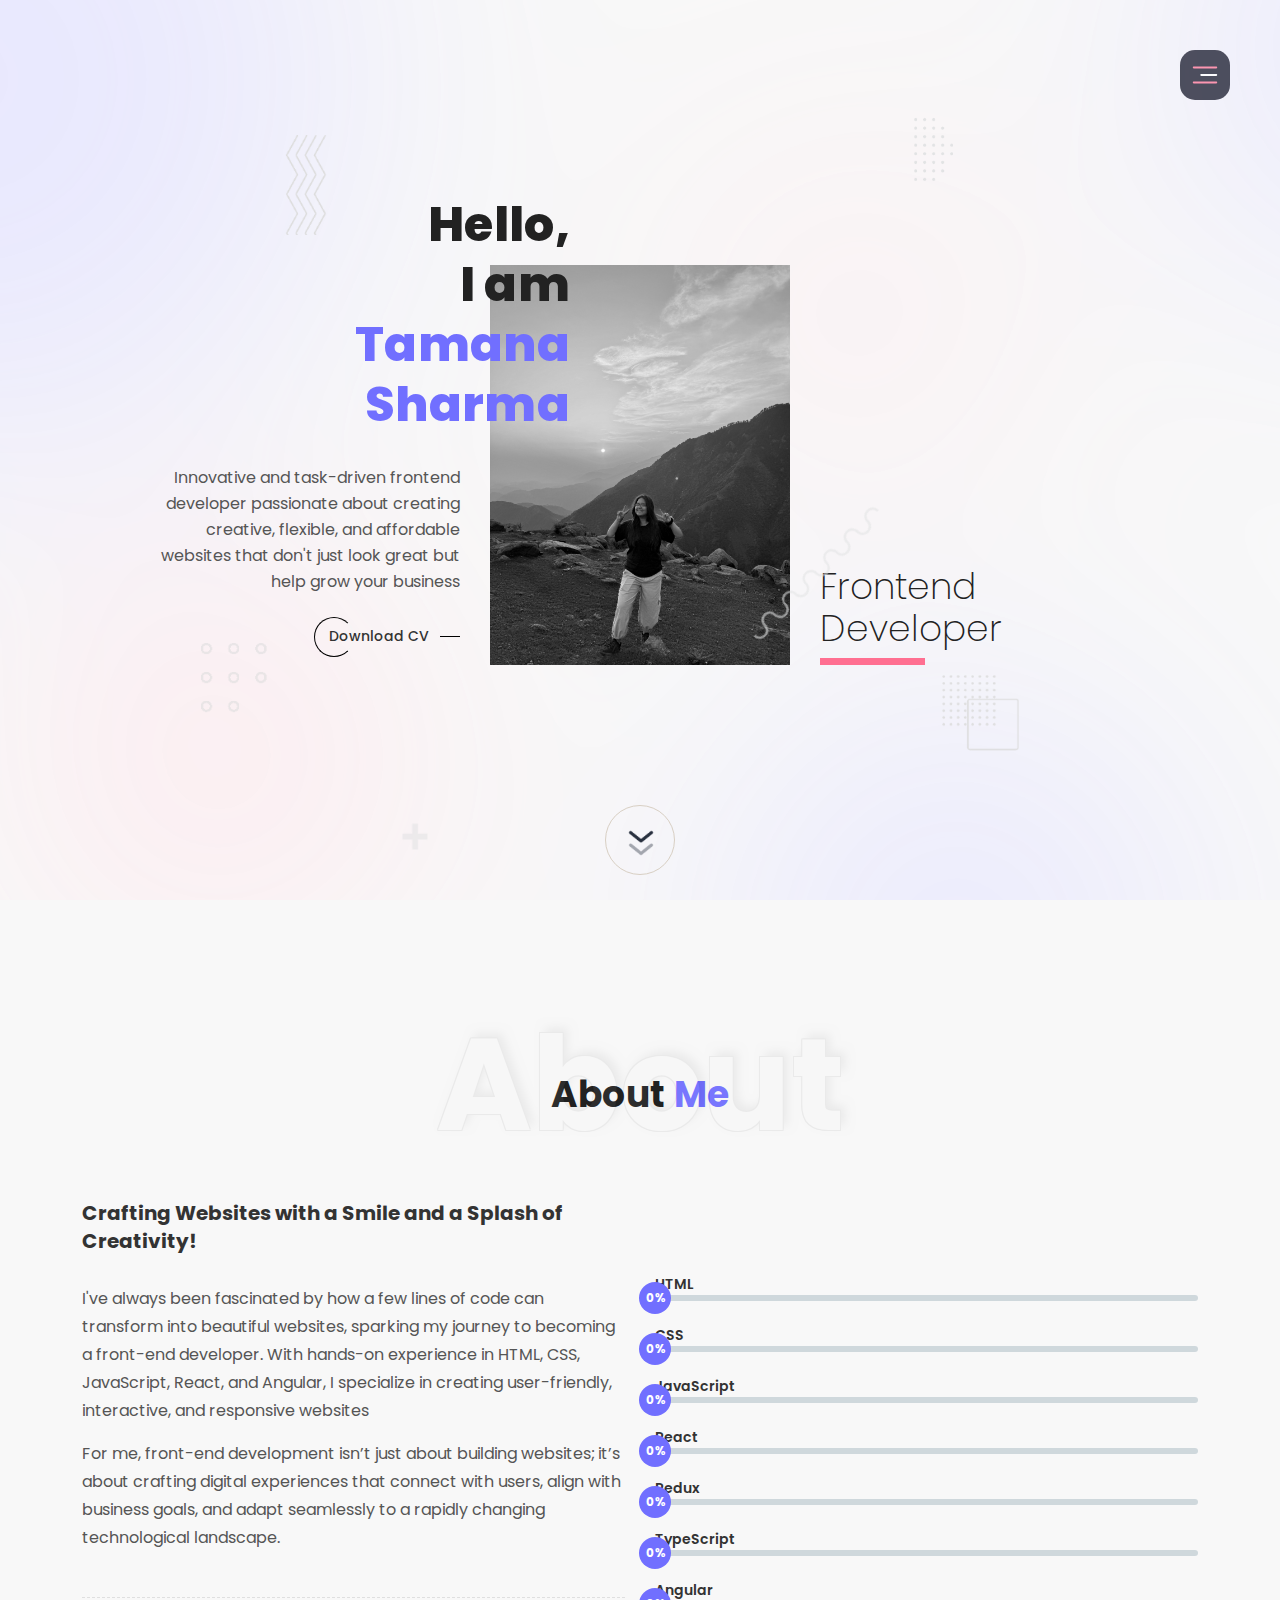
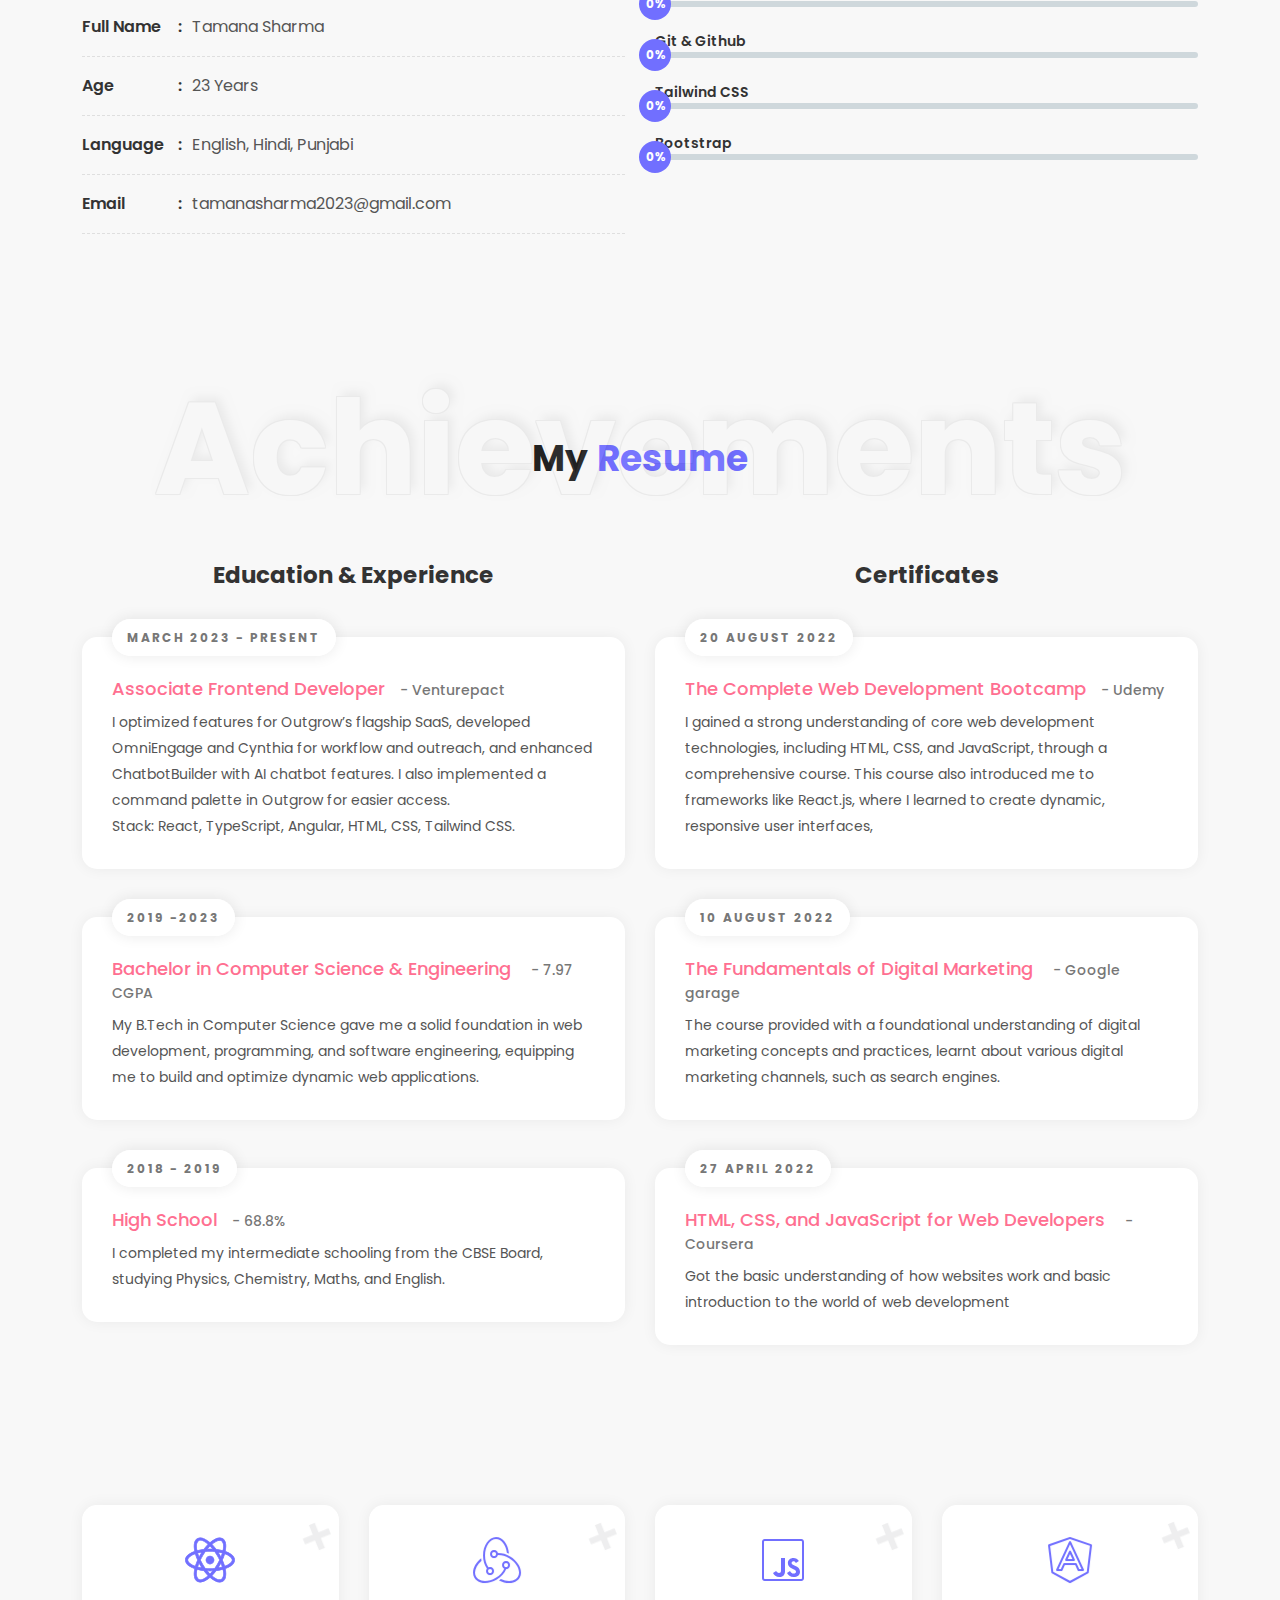
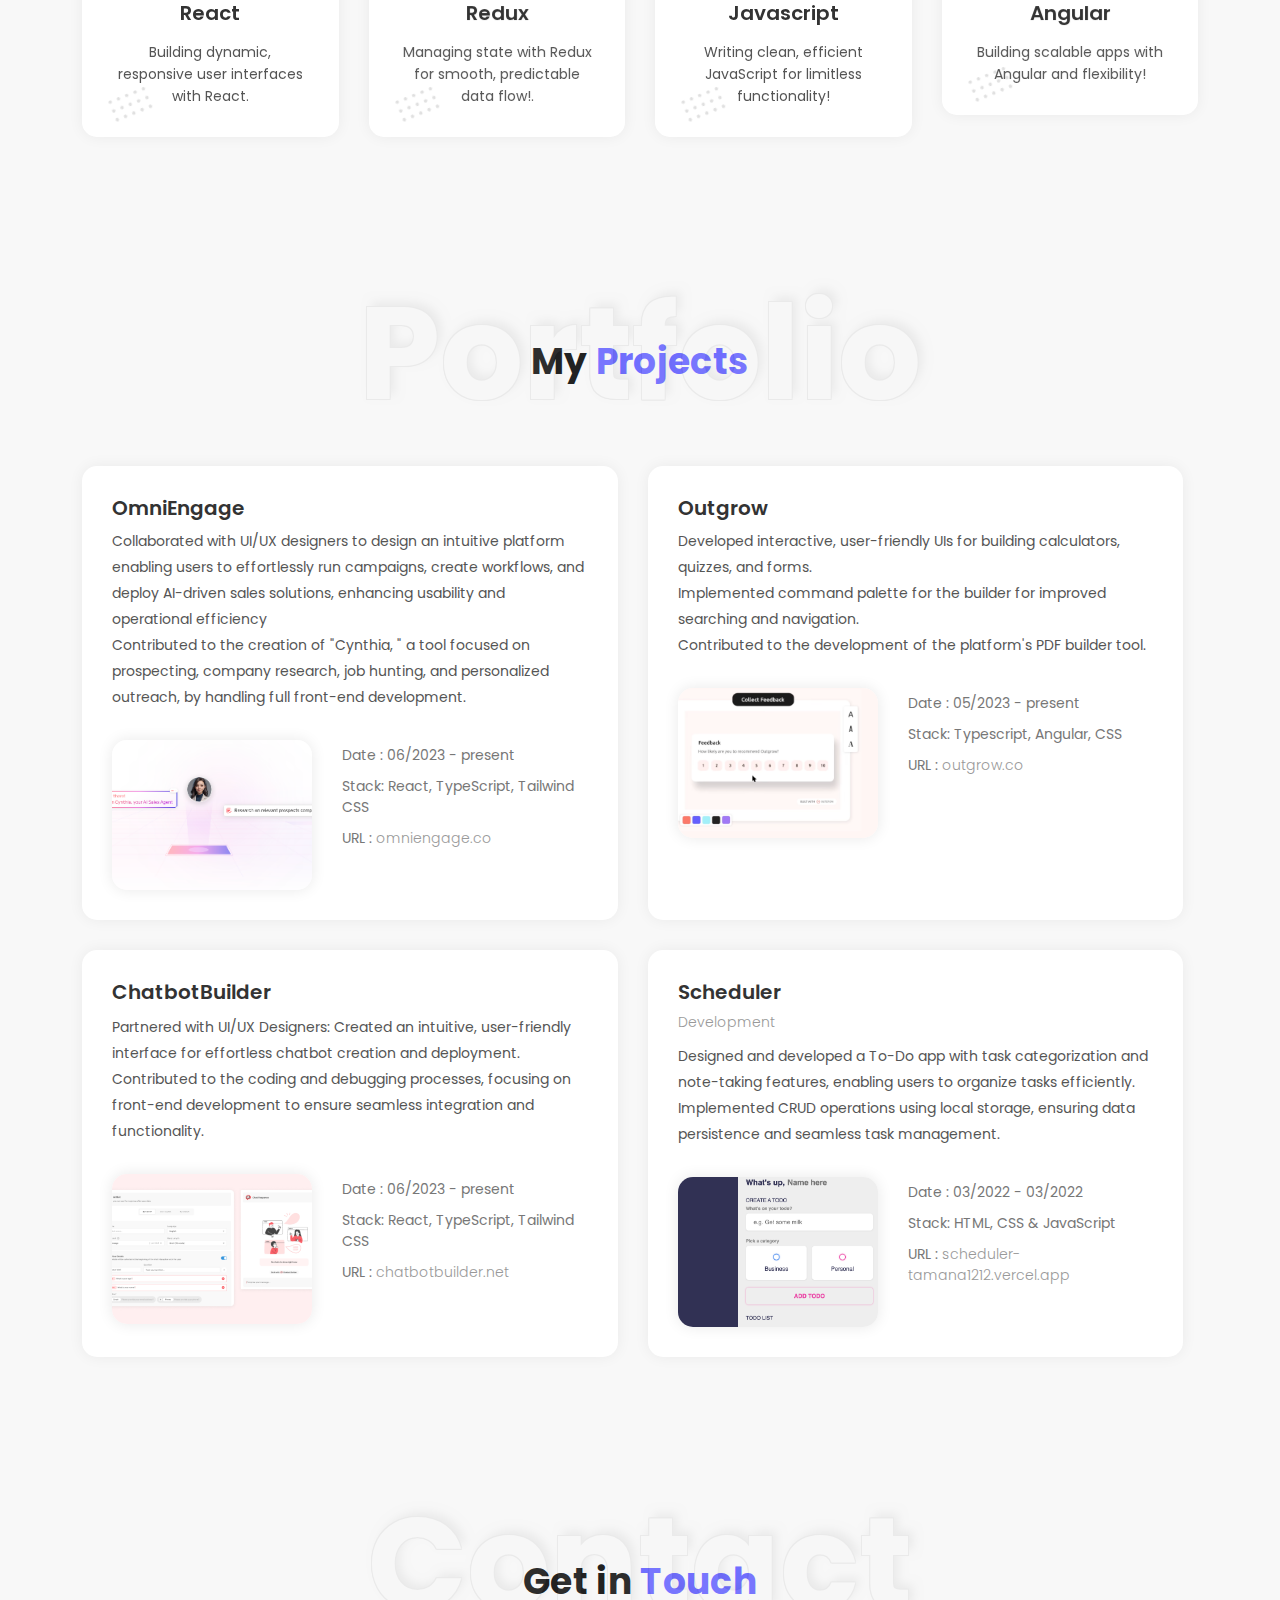
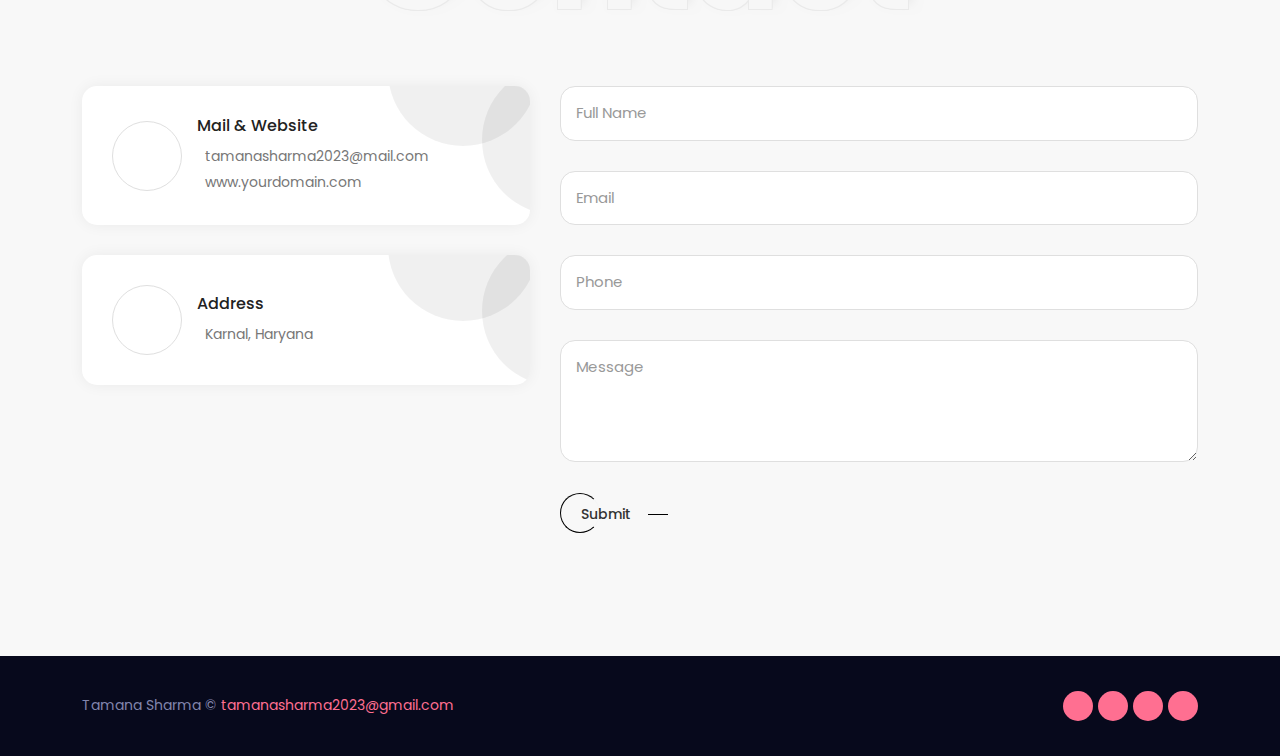
<file: index.html>
<!DOCTYPE html>
<html lang="en">
  <head>
    <meta charset="UTF-8" />
    <meta http-equiv="x-ua-compatible" content="ie=edge" />
    <meta
      name="viewport"
      content="width=device-width, initial-scale=1.0, minimum-scale=1.0" />

    <title>Tamana Sharma</title>
    <meta
      name="keywords"
      content=" cv, developer, freelancer, personal portfolio, responsive, resume" />
    <meta name="description" content="Tamana Sharma personal portfolio" />
    <meta name="author" content="Tamana Sharma" />
    <!-- site Favicon -->
    <!-- <link rel="icon" href="assets/img/favicon/favicon.png" sizes="32x32" />
    <link rel="apple-touch-icon" href="assets/img/favicon/favicon.png" />
    <meta
      name="msapplication-TileImage"
      content="assets/img/favicon/favicon.png" /> -->

    <!-- css Font -->

    <!-- css All Plugins Files -->
    <link rel="stylesheet" href="assets/css/plugins/bootstrap.css" />
    <link rel="stylesheet" href="assets/css/plugins/jquery.fancybox.min.css" />
    <link rel="stylesheet" href="assets/css/plugins/slick.min.css" />

    <!-- Main Style -->
    <link rel="stylesheet" href="assets/css/style.css" />
    <link rel="stylesheet" href="assets/css/responsive.css" />
  </head>

  <body>
    <!-- Loader -->
    <div id="ms-overlay">
      <div class="ms-roller">
        <div></div>
        <div></div>
        <div></div>
        <div></div>
        <div></div>
        <div></div>
        <div></div>
        <div></div>
      </div>
    </div>

    <!-- Header Start -->
    <header>
      <nav>
        <a href="javascript:void(0)" class="ms-sidebar-toggle"
          ><img src="assets/img/icons/menu.svg" class="svg_img" alt="menu"
        /></a>
      </nav>
    </header>
    <!-- Header End -->

    <!-- Sidebar Start -->
    <div class="ms-sidebar-overlay"></div>
    <div class="ms-sidebar">
      <div class="menu-list">
        <a href="javascript:void(0)" class="close-sidebar">×</a>
        <ul class="navbar-nav mb-2 ml-auto" id="top-menu">
          <li class="nav-item active">
            <a class="nav-link ms-nav" aria-current="page" href="#home">Home</a>
          </li>
          <li class="nav-item">
            <a class="nav-link ms-nav" href="#about">About</a>
          </li>
          <li class="nav-item">
            <a class="nav-link ms-nav" href="#experience"> Experience</a>
          </li>
          <li class="nav-item">
            <a class="nav-link ms-nav" href="#portfolio">Portfolio</a>
          </li>
          <li class="nav-item">
            <a class="nav-link ms-nav" href="#contact">Contacts</a>
          </li>
        </ul>
      </div>
    </div>
    <!-- Sidebar End -->

    <!-- Hero Start -->
    <section id="home" class="ms-hero margin-b-50">
      <div class="ms-diamond-1"></div>
      <div class="ms-diamond-2"></div>
      <div class="ms-diamond-3"></div>
      <div class="ms-diamond-4"></div>
      <div class="ms-diamond-5"></div>
      <div class="ms-diamond-6"></div>
      <div class="container">
        <div class="hero-content">
          <div class="hero-item static">
            <div class="ms-hero-detail">
              <h2 class="ms-hero-title title-right-overflow">
                <span
                  >Hello, <br />
                  I am<br />
                  <span class="name">&nbsp; Tamana Sharma</span></span
                >
              </h2>
              <p class="ms-hero-detail">
                Innovative and task-driven frontend developer passionate about
                creating creative, flexible, and affordable websites that don't
                just look great but help grow your business
              </p>
              <a href="./assets/Tamana Sharma.pdf" target="_blank" class="ms-learn-more-right" download>
                <span class="text">Download CV</span>
              </a> 
            </div>
            <div class="ms-hero-img">
              <div class="ms-card" data-tilt>
                <img src="./assets/img/hero/me (1).jpg" alt="tamana sharma" />
              </div>
            </div>
            <div class="ms-hero-name">
              <h3><span>Frontend Developer</span></h3>
            </div>
          </div>
          <div class="art"></div>
        </div>
      </div>
      <div class="scroll-next" data-scroll="about">
        <div class="ms-container">
          <span class="menu">
            <span class="text"></span>
            <span class="circle"></span>
          </span>
        </div>
      </div>
    </section>
    <!-- Hero End -->

    <!-- About section -->
    <section id="about" class="ms-about padding-tb-80 sec-bg">
      <div class="container">
        <div class="row">
          <div class="section-title">
            <h2>About<span> Me</span></h2>
            <span class="ligh-title">About</span>
          </div>
          <div class="col-lg-6">
            <div class="ms-about-detail m-b-991">
              <h4>
                Crafting Websites with a Smile and a Splash of Creativity!
              </h4>
              <p class="ms-text">
                I've always been fascinated by how a few lines of code can
                transform into beautiful websites, sparking my journey to
                becoming a front-end developer. With hands-on experience in
                HTML, CSS, JavaScript, React, and Angular, I specialize in
                creating user-friendly, interactive, and responsive websites
              </p>
              <p class="ms-text">
                For me, front-end development isn’t just about building
                websites; it’s about crafting digital experiences that connect
                with users, align with business goals, and adapt seamlessly to a
                rapidly changing technological landscape.
              </p>
              <div class="ms-about-info">
                <ul class="m-r-30">
                  <li>
                    <span class="title">Full Name<b>:</b></span
                    >Tamana Sharma
                  </li>
                  <li>
                    <span class="title">Age<b>:</b></span
                    >23 Years
                  </li>
                  <li>
                    <span class="title">Language<b>:</b></span
                    >English, Hindi, Punjabi
                  </li>
                  <!-- <li><span class="title">Phone No<b>:</b></span>+00 9876543210</li> -->
                  <li>
                    <span class="title">Email<b>:</b></span
                    >tamanasharma2023@gmail.com
                  </li>
                  <!-- <li><span class="title">Address<b>:</b></span><span>Ruami Mello Moraes, - Salvador - MA,
                                        40352, Brazil.</span></li> -->
                </ul>
              </div>
            </div>
          </div>
          <div class="col-lg-6">
            <div class="ms-skill-progress">
              <div class="row gap-4">
                <!-- <div class="col-md-6">
                                <div class="ms-box">
                                    <svg class="progress noselect active" data-progress="80" x="0px" y="0px"
                                        viewBox="0 0 80 80">
                                        <path class="track" d="M5,40a35,35 0 1,0 70,0a35,35 0 1,0 -70,0" />
                                        <path class="fill" d="M5,40a35,35 0 1,0 70,0a35,35 0 1,0 -70,0" />
                                        <text class="value" x="50%" y="58%">0%</text>
                                    </svg>
                                    <h3>React</h3>
                                    <p>Building dynamic, responsive user interfaces with React.</p>
                                </div>
                            </div>
                            <div class="col-md-6">
                                <div class="ms-box">
                                    <svg class="progress noselect active"  data-progress="80" x="0px" y="0px"
                                        viewBox="0 0 80 80">
                                        <path class="track" d="M5,40a35,35 0 1,0 70,0a35,35 0 1,0 -70,0" />
                                        <path class="fill" d="M5,40a35,35 0 1,0 70,0a35,35 0 1,0 -70,0" />
                                        <text class="value" x="50%" y="58%">0%</text>
                                    </svg>
                                    <h3>Redux</h3>
                                    <p>Managing state with Redux for smooth, predictable data flow!</p>
                                </div>
                            </div>
                            <div class="col-md-6">
                                <div class="ms-box">
                                    <svg class="progress  noselect" data-progress="60" x="0px" y="0px"
                                        viewBox="0 0 80 80">
                                        <path class="track" d="M5,40a35,35 0 1,0 70,0a35,35 0 1,0 -70,0" />
                                        <path class="fill" d="M5,40a35,35 0 1,0 70,0a35,35 0 1,0 -70,0" />
                                        <text class="value" x="50%" y="58%">0%</text>
                                    </svg>
                                    <h3>Angular</h3>
                                    <p>Building scalable apps with Angular and flexibility!</p>
                                </div>
                            </div>
                            <div class="col-md-6">
                                <div class="ms-box">
                                    <svg class="progress noselect active " data-progress="80" x="0px" y="0px"
                                        viewBox="0 0 80 80">
                                        <path class="track" d="M5,40a35,35 0 1,0 70,0a35,35 0 1,0 -70,0" />
                                        <path class="fill" d="M5,40a35,35 0 1,0 70,0a35,35 0 1,0 -70,0" />
                                        <text class="value" x="50%" y="58%">0%</text>
                                    </svg>
                                    <h3>Javascript</h3>
                                    <p>Writing clean, efficient JavaScript for limitless functionality!</p>
                                </div>
                            </div> -->

                <!-- <h4>My Superpowers!</h4> -->
                <div class="">
                  <span class="title">HTML</span>
                  <progress
                    value="80"
                    max="100"
                    style="--value: 80; --max: 100"></progress>
                </div>
                <div class="">
                  <span class="title">CSS</span>
                  <progress
                    value="80"
                    max="100"
                    style="--value: 80; --max: 100"></progress>
                </div>
                <div class="">
                  <span class="title">JavaScript</span>
                  <progress
                    value="80"
                    max="100"
                    style="--value: 80; --max: 100"></progress>
                </div>
                <div class="">
                  <span class="title">React</span>
                  <progress
                    value="80"
                    max="100"
                    style="--value: 80; --max: 100"></progress>
                </div>
                <div>
                  <span class="title">Redux</span>
                  <progress
                    value="80"
                    max="100"
                    style="--value: 80; --max: 100"></progress>
                </div>
                <div class="">
                  <span class="title">TypeScript</span>
                  <progress
                    value="70"
                    max="100"
                    style="--value: 70; --max: 100"></progress>
                </div>
                <div>
                  <span class="title">Angular</span>
                  <progress
                    value="60"
                    max="100"
                    style="--value: 60; --max: 100"></progress>
                </div>

                <div>
                  <span class="title">Git & Github</span>
                  <progress
                    value="80"
                    max="100"
                    style="--value: 80; --max: 100"></progress>
                </div>
                <div>
                  <span class="title">Tailwind CSS</span>
                  <progress
                    value="80"
                    max="100"
                    style="--value: 80; --max: 100"></progress>
                </div>
                <div>
                  <span class="title">Bootstrap</span>
                  <progress
                    value="80"
                    max="100"
                    style="--value: 80; --max: 100"></progress>
                </div>
              </div>
            </div>
          </div>
        </div>
      </div>
    </section>
    <!-- About section End -->

    <!-- Start Experience & Education section -->
    <section id="experience" class="ms-experience padding-tb-80">
      <div class="container">
        <div class="row">
          <div class="section-title">
            <h2>My <span>Resume</span></h2>
            <span class="ligh-title">Achievements</span>
          </div>
          <div class="col-lg-6 col-md-12 col-sm-12">
            <div class="education ms-ex-box m-b-991">
              <h4>Education & Experience</h4>
              <ul class="timeline">
                <li
                  class="timeline-item"
                  data-aos="fade-up"
                  data-aos-duration="2000"
                  data-aos-delay="400">
                  <div class="timeline-info">
                    <span>March 2023 - present</span>
                  </div>
                  <div class="timeline-content">
                    <h5 class="timeline-title">
                      Associate Frontend Developer<span class="sub"
                        >- Venturepact</span
                      >
                    </h5>
                    <p>
                      I optimized features for Outgrow’s flagship SaaS,
                      developed OmniEngage and Cynthia for workflow and
                      outreach, and enhanced ChatbotBuilder with AI chatbot
                      features. I also implemented a command palette in Outgrow
                      for easier access.
                      <br />
                      Stack: React, TypeScript, Angular, HTML, CSS, Tailwind
                      CSS.
                    </p>
                  </div>
                </li>
                <li
                  class="timeline-item"
                  data-aos="fade-up"
                  data-aos-duration="2000"
                  data-aos-delay="600">
                  <div class="timeline-info">
                    <span>2019 -2023</span>
                  </div>
                  <div class="timeline-content">
                    <h5 class="timeline-title">
                      Bachelor in Computer Science & Engineering
                      <span class="sub">- 7.97 CGPA</span>
                    </h5>
                    <p>
                      My B.Tech in Computer Science gave me a solid foundation
                      in web development, programming, and software engineering,
                      equipping me to build and optimize dynamic web
                      applications.
                    </p>
                  </div>
                </li>
                <li
                  class="timeline-item"
                  data-aos="fade-up"
                  data-aos-duration="2000"
                  data-aos-delay="800">
                  <div class="timeline-info">
                    <span>2018 - 2019</span>
                  </div>
                  <div class="timeline-content">
                    <h5 class="timeline-title">
                      High School<span class="sub">- 68.8%</span>
                    </h5>
                    <p>
                      I completed my intermediate schooling from the CBSE Board,
                      studying Physics, Chemistry, Maths, and English.
                    </p>
                  </div>
                </li>
              </ul>
            </div>
          </div>
          <div class="col-lg-6 col-md-12 col-sm-12">
            <div class="experiense ms-ex-box">
              <h4>Certificates</h4>
              <ul class="timeline">
                <li class="timeline-item">
                  <div class="timeline-info">
                    <span>20 August 2022</span>
                  </div>
                  <div class="timeline-content">
                    <h5 class="timeline-title">
                      The Complete Web Development Bootcamp<span class="sub"
                        >- Udemy</span
                      >
                    </h5>
                    <p>
                      I gained a strong understanding of core web development
                      technologies, including HTML, CSS, and JavaScript, through
                      a comprehensive course. This course also introduced me to
                      frameworks like React.js, where I learned to create
                      dynamic, responsive user interfaces,
                    </p>
                  </div>
                </li>
                <li class="timeline-item">
                  <div class="timeline-info">
                    <span>10 August 2022</span>
                  </div>
                  <div class="timeline-content">
                    <h5 class="timeline-title">
                      The Fundamentals of Digital Marketing
                      <span class="sub">- Google garage</span>
                    </h5>
                    <p>
                      The course provided with a foundational understanding of
                      digital marketing concepts and practices, learnt about
                      various digital marketing channels, such as search
                      engines.
                    </p>
                  </div>
                </li>
                <li class="timeline-item">
                  <div class="timeline-info">
                    <span>27 April 2022</span>
                  </div>
                  <div class="timeline-content">
                    <h5 class="timeline-title">
                      HTML, CSS, and JavaScript for Web Developers
                      <span class="sub">- Coursera</span>
                    </h5>
                    <p>
                      Got the basic understanding of how websites work and basic
                      introduction to the world of web development
                    </p>
                  </div>
                </li>
              </ul>
            </div>
          </div>
        </div>
      </div>
    </section>
    <!-- End Experience & Education Section -->

    <!-- Start service section -->
    <section id="service" class="ms-service padding-tb-80 sec-bg">
      <div class="container">
        <div class="section-title d-none">
          <h2>My<span> service</span></h2>
          <span class="ligh-title">service</span>
        </div>
        <div class="row service-box m-tb-minus-15px">
          <div class="col-lg-3 col-md-6 col-xs-12">
            <div class="flipper">
              <div class="main-box">
                <div class="box-front height-300 white-bg">
                  <div class="content-wrap">
                    <div class="icon">
                      <img
                        class="icofont icofont-headphone-alt font-40px dark-color svg_img"
                        src="./assets/img/icons/icons8-react.svg"
                        alt="Graphics Design" />
                    </div>
                    <h3>React</h3>
                    <p>
                      Building dynamic, responsive user interfaces with React.
                    </p>
                  </div>
                </div>
                <div class="box-back height-300 gradient-bg">
                  <div class="content-wrap">
                    <h3>React</h3>
                    <p>
                      Building dynamic, responsive user interfaces with React.
                    </p>
                    <!-- <a href="#" class="btn">Read more</a> -->
                  </div>
                </div>
              </div>
            </div>
          </div>
          <div class="col-lg-3 col-md-6 col-xs-12">
            <div class="flipper">
              <div class="main-box">
                <div class="box-front height-300 white-bg">
                  <div class="content-wrap">
                    <div class="icon">
                      <img
                        class="icofont icofont-headphone-alt font-40px dark-color svg_img"
                        src="./assets/img/icons/icons8-redux.svg"
                        alt="web design" />
                    </div>
                    <h3>Redux</h3>
                    <p>
                      Managing state with Redux for smooth, predictable data
                      flow!.
                    </p>
                  </div>
                </div>
                <div class="box-back height-300 gradient-bg">
                  <div class="content-wrap">
                    <h3>Redux</h3>
                    <p>
                      Managing state with Redux for smooth, predictable data
                      flow!
                    </p>
                    <!-- <a href="#" class="btn">Read more</a> -->
                  </div>
                </div>
              </div>
            </div>
          </div>
          <div class="col-lg-3 col-md-6 col-xs-12">
            <div class="flipper">
              <div class="main-box">
                <div class="box-front height-300 white-bg">
                  <div class="content-wrap">
                    <div class="icon">
                      <img
                        class="icofont icofont-headphone-alt font-40px dark-color svg_img"
                        src="./assets/img/icons/icons8-javascript.svg"
                        alt="development" />
                    </div>
                    <h3>Javascript</h3>
                    <p>
                      Writing clean, efficient JavaScript for limitless
                      functionality!
                    </p>
                  </div>
                </div>
                <div class="box-back height-300 gradient-bg">
                  <div class="content-wrap">
                    <h3>Javascript</h3>
                    <p>
                      Writing clean, efficient JavaScript for limitless
                      functionality!
                    </p>
                    <!-- <a href="#" class="btn">Read more</a> -->
                  </div>
                </div>
              </div>
            </div>
          </div>
          <div class="col-lg-3 col-md-6 col-xs-12">
            <div class="flipper">
              <div class="main-box">
                <div class="box-front height-300 white-bg">
                  <div class="content-wrap">
                    <div class="icon">
                      <img
                        class="icofont icofont-headphone-alt font-40px dark-color svg_img"
                        src="./assets/img/icons/icons8-angular.svg"
                        alt="seo friendly" />
                    </div>
                    <h3>Angular</h3>
                    <p>Building scalable apps with Angular and flexibility!</p>
                  </div>
                </div>
                <div class="box-back height-300 gradient-bg">
                  <div class="content-wrap">
                    <h3>Angular</h3>
                    <p>Building scalable apps with Angular and flexibility!</p>
                    <!-- <a href="#" class="btn">Read more</a> -->
                  </div>
                </div>
              </div>
            </div>
          </div>
        </div>
      </div>
    </section>
    <!-- End service section -->

    <!-- Start Portfolio Section -->
    <section id="portfolio" class="ms-portfolio padding-tb-80">
      <div class="container">
        <div class="section-title">
          <h2>My <span>Projects</span></h2>
          <span class="ligh-title">Portfolio</span>
        </div>
        <div class="row m-b-minus-24px">
          <div class="portfolio-content">
            <div>
              <div class="row">
                <!-- <div class="col-sm-12">
                                <div class="portfolio-tabs">
                                    <ul>
                                        <li class="filter" data-filter="all">ALL</li>
                                        <li class="filter" data-filter=".design">DESIGN</li>
                                        <li class="filter" data-filter=".development">DEVELOPMENT</li>
                                        <li class="filter" data-filter=".graphics">GRAPHICS</li>
                                        <li class="filter" data-filter=".templates">Templates</li>
                                    </ul>
                                </div>
                            </div> -->
                <div class="col-md-12 col-sm-12">
                  <div class="portfolio-content-items">
                    <div class="row m-b-minus-30px">
                      <div class="mix development flex_wrap">
                        <div class="ms-project-box">
                          <h3>OmniEngage</h3>
                          <!-- <div class="links">
                                                    <a href="">Development</a>
                                                </div> -->
                          <p>
                            Collaborated with UI/UX designers to design an
                            intuitive platform enabling users to effortlessly
                            run campaigns, create workflows, and deploy
                            AI-driven sales solutions, enhancing usability and
                            operational efficiency <br />
                            Contributed to the creation of "Cynthia, " a tool
                            focused on prospecting, company research, job
                            hunting, and personalized outreach, by handling full
                            front-end development.
                            <br />

                            <!-- <a href="">Read more</a> -->
                          </p>
                          <div class="ms-info">
                            <div class="portfolio-img">
                              <a
                                class=""
                                data-fancybox="gallery"
                                href="./assets/img/portfolio/omni2.png"
                                style="
                                  background-image: url(./assets/img/portfolio/omni2.png);
                                ">
                                <span class="overlay">+</span>
                              </a>
                            </div>
                            <div class="ms-detail">
                              <ul>
                                <li>Date : 06/2023 - present</li>
                                <!-- <li>Client : Mariya Lorems</li> -->
                                <li>Stack: React, TypeScript, Tailwind CSS</li>

                                <li>
                                  URL :
                                  <a
                                    href="https://omniengage.co/ai-sdr-sales-agent"
                                    target="_blank"
                                    >omniengage.co</a
                                  >
                                </li>
                              </ul>
                            </div>
                          </div>
                        </div>
                        <div class="ms-project-box">
                          <h3>Outgrow</h3>
                          <!-- <div class="links">
                                                    <a href="">Development</a>
                                                </div> -->
                          <p>
                            Developed interactive, user-friendly UIs for
                            building calculators, quizzes, and forms. <br />
                            Implemented command palette for the builder for
                            improved searching and navigation. <br />
                            Contributed to the development of the platform's PDF
                            builder tool.
                            <!-- <a href="">Read more</a> -->
                          </p>
                          <div class="ms-info">
                            <div class="portfolio-img">
                              <a
                                class=""
                                data-fancybox="gallery"
                                href="./assets/img/portfolio/outgrow2.png"
                                style="
                                  background-image: url(./assets/img/portfolio/outgrow2.png);
                                ">
                                <span class="overlay">+</span>
                              </a>
                            </div>
                            <div class="ms-detail">
                              <ul>
                                <li>Date : 05/2023 - present</li>
                                <!-- <li>Client : Mariya Lorems</li> -->
                                <li>Stack: Typescript, Angular, CSS</li>
                                <!-- <li>Type : Helth</li> -->
                                <li>
                                  URL :
                                  <a href="https://outgrow.co/" target="_blank"
                                    >outgrow.co</a
                                  >
                                </li>
                              </ul>
                            </div>
                          </div>
                        </div>
                        <div class="ms-project-box">
                          <h3>ChatbotBuilder</h3>
                          <div class="links">
                            <!-- <a href="">Development</a> -->
                          </div>
                          <p>
                            Partnered with UI/UX Designers: Created an
                            intuitive, user-friendly interface for effortless
                            chatbot creation and deployment. <br />
                            Contributed to the coding and debugging processes,
                            focusing on front-end development to ensure seamless
                            integration and functionality.
                            <!-- <a href="">Read more</a> -->
                          </p>
                          <div class="ms-info">
                            <div class="portfolio-img">
                              <a
                                class=""
                                data-fancybox="gallery"
                                href="./assets/img/portfolio/cbb2.png"
                                style="background-image: url(./assets/img/portfolio/cbb2.png)">
                                <span class="overlay">+</span>
                              </a>
                            </div>
                            <div class="ms-detail">
                              <ul>
                                <li>Date : 06/2023 - present</li>
                                <!-- <li>Client : Mariya Lorems</li> -->
                                <li>Stack: React, TypeScript, Tailwind CSS</li>
                                <!-- <li>Type : Helth</li> -->
                                <li>
                                  URL :
                                  <a
                                    href="https://chatbotbuilder.net/"
                                    target="_blank"
                                    >chatbotbuilder.net</a
                                  >
                                </li>
                              </ul>
                            </div>
                          </div>
                        </div>
                        <div class="ms-project-box">
                          <h3>Scheduler</h3>
                          <div class="links">
                            <a href="">Development</a>
                          </div>
                          <p>
                            Designed and developed a To-Do app with task
                            categorization and note-taking features, enabling
                            users to organize tasks efficiently. <br />
                            Implemented CRUD operations using local storage,
                            ensuring data persistence and seamless task
                            management.
                            <!-- <a href="">Read more</a> -->
                          </p>
                          <div class="ms-info">
                            <div class="portfolio-img">
                              <a
                                class=""
                                data-fancybox="gallery"
                                href="./assets/img/portfolio/scheduler2.png"
                                style="
                                  background-image: url(./assets/img/portfolio/scheduler2.png);
                                ">
                                <span class="overlay">+</span>
                              </a>
                            </div>
                            <div class="ms-detail">
                              <ul>
                                <li>Date : 03/2022 - 03/2022</li>
                                <!-- <li>Client : Mariya Lorems</li> -->
                                <li>Stack: HTML, CSS & JavaScript</li>
                                <!-- <li>Type : Helth</li> -->
                                <li>
                                  URL :
                                  <a
                                    href="https://scheduler-tamana1212.vercel.app/"
                                    target="_blank"
                                    >scheduler-tamana1212.vercel.app
                                  </a>
                                </li>
                              </ul>
                            </div>
                          </div>
                        </div>
                      </div>
                    </div>
                  </div>
                </div>
              </div>
            </div>
          </div>
        </div>
      </div>
    </section>
    <!-- End Portfolio Section -->

    <!-- Start Counter Section -->
    <!-- <section id="counters" class="ms-counter padding-tb-80 sec-bg">
        <div class="container">
            <div class="section-title d-none">
                <h2>My <span>Achievements</span></h2>
                <span class="ligh-title">Achievements</span>
            </div>
            <div class="row achive m-tb-minus-12px" id="counter">
                <div class="col-lg-3 col-md-6">
                    <div class="count-block" data-tilt>
                        <h3><span class="counter counter-value" data-count="156">156</span>+</h3>
                        <p>Clients</p>
                    </div>
                </div>
                <div class="col-lg-3 col-md-6">
                    <div class="count-block" data-tilt>
                        <h3><span class="counter counter-value" data-count="394">394</span>+</h3>
                        <p>Projects</p>
                    </div>
                </div>
                <div class="col-lg-3 col-md-6">
                    <div class="count-block" data-tilt>
                        <h3 class="active-num"><span class="counter counter-value" data-count="37">37</span>+</h3>
                        <p>Countries</p>
                    </div>
                </div>
                <div class="col-lg-3 col-md-6">
                    <div class="count-block" data-tilt>
                        <h3><span class="counter counter-value" data-count="21">21</span>+</h3>
                        <p>Awords</p>
                    </div>
                </div>
            </div>
        </div>
    </section> -->
    <!-- End Counter Section -->
    <!-- Start Contact Section -->
    <section id="contact" class="ms-contact padding-tb-80 sec-bg">
      <div class="container d-block">
        <div class="section-title">
          <h2>Get in <span>Touch</span></h2>
          <span class="ligh-title">Contact</span>
        </div>
        <div class="row m-b-minus-30px">
          <div class="col-lg-5 col-md-12 m-b-991-20">
            <div class="ms-box">
              <div class="detail">
                <div class="icon">
                  <i class="fa fa-envelope" aria-hidden="true"></i>
                </div>
                <div class="info">
                  <h3 class="title">Mail & Website</h3>
                  <p>
                    <i class="fa fa-envelope" aria-hidden="true"></i> &nbsp;
                    tamanasharma2023@mail.com
                  </p>
                  <p>
                    <i class="fa fa-globe" aria-hidden="true"></i> &nbsp;
                    www.yourdomain.com
                  </p>
                </div>
              </div>
              <div class="space"></div>
            </div>
            <!-- <div class="ms-box">
                        <div class="detail">
                            <div class="icon"><i class="fa fa-mobile" aria-hidden="true"></i></div>
                            <div class="info">
                                <h3 class="title">Contact</h3>
                                <p>
                                    <i class="fa fa-mobile" aria-hidden="true"></i> &nbsp; (+91)-9876XXXXX
                                </p>
                                <p>
                                    <i class="fa fa-mobile" aria-hidden="true"></i> &nbsp; (+91)-987654XXXX
                                </p>
                            </div>
                        </div>
                        <div class="space"></div>
                    </div> -->
            <div class="ms-box">
              <div class="detail">
                <div class="icon">
                  <i class="fa fa-map-marker" aria-hidden="true"></i>
                </div>
                <div class="info">
                  <h3 class="title">Address</h3>
                  <p>
                    <i class="fa fa-map-marker" aria-hidden="true"></i> &nbsp;
                    Karnal, Haryana
                  </p>
                </div>
              </div>
              <div class="space"></div>
            </div>
            <!-- /Boxes de Acoes -->
          </div>
          <div class="col-lg-7 col-md-12">
            <form>
              <div class="form-group">
                <input
                  type="text"
                  class="form-control"
                  id="fname"
                  placeholder="Full Name" />
              </div>
              <div class="form-group">
                <input
                  type="email"
                  class="form-control"
                  id="umail"
                  placeholder="Email" />
              </div>
              <div class="form-group">
                <input
                  type="text"
                  class="form-control"
                  id="phone"
                  placeholder="Phone" />
              </div>
              <div class="form-group">
                <textarea
                  class="form-control"
                  id="exampleFormControlTextarea1"
                  rows="4"
                  placeholder="Message"></textarea>
              </div>
              <button type="submit" class="ms-learn-more-right">
                <span class="text">Submit</span>
              </button>
            </form>
          </div>
        </div>
      </div>
    </section>
    <!-- End Contact Section -->

    <!-- Start Clients Section -->
    <!-- <section class="ms-client padding-tb-80">
        <h2 class="d-none">Clients</h2>
        <div class="container">
            <div class="row">
                <div class="ms-client-outer">
                    <ul id="ms-client-slider">
                        <li class="ms-client-item" data-animation="zoomIn">
                            <div class="ms-client-img"><a href="#"><img alt="client" title="client"
                                        src="assets/img/clients/1.jpg"></a></div>
                        </li>
                        <li class="ms-client-item" data-animation="zoomIn">
                            <div class="ms-client-img"><a href="#"><img alt="client" title="client"
                                        src="assets/img/clients/2.jpg"></a></div>
                        </li>
                        <li class="ms-client-item" data-animation="zoomIn">
                            <div class="ms-client-img"><a href="#"><img alt="client" title="client"
                                        src="assets/img/clients/3.jpg"></a></div>
                        </li>
                        <li class="ms-client-item" data-animation="zoomIn">
                            <div class="ms-client-img"><a href="#"><img alt="client" title="client"
                                        src="assets/img/clients/4.jpg"></a></div>
                        </li>
                        <li class="ms-client-item" data-animation="zoomIn">
                            <div class="ms-client-img"><a href="#"><img alt="client" title="client"
                                        src="assets/img/clients/5.jpg"></a></div>
                        </li>
                        <li class="ms-client-item" data-animation="zoomIn">
                            <div class="ms-client-img"><a href="#"><img alt="client" title="client"
                                        src="assets/img/clients/6.jpg"></a></div>
                        </li>
                        <li class="ms-client-item" data-animation="zoomIn">
                            <div class="ms-client-img"><a href="#"><img alt="client" title="client"
                                        src="assets/img/clients/7.jpg"></a></div>
                        </li>
                        <li class="ms-client-item" data-animation="zoomIn">
                            <div class="ms-client-img"><a href="#"><img alt="client" title="client"
                                        src="assets/img/clients/8.jpg"></a></div>
                        </li>
                    </ul>
                </div>
            </div>
        </div>
    </section> -->
    <!-- End Clients Section -->

    <!-- Start Footer -->
    <footer class="margin-t-80">
      <div class="container">
        <div class="ms-footer-detail">
          <div class="ms-copy">
            Tamana Sharma ©
            <a class="site-name" href="index.html"
              >tamanasharma2023@gmail.com</a
            >
          </div>
          <div class="ms-social">
            <ul>
              <li>
                <a href="https://www.facebook.com/" target="_blank"
                  ><i class="fa fa-facebook" aria-hidden="true"></i
                ></a>
              </li>
              <li>
                <a href="https://www.instagram.com/" target="_blank"
                  ><i class="fa fa-instagram" aria-hidden="true"></i
                ></a>
              </li>
              <li>
                <a href="https://twitter.com/" target="_blank"
                  ><i class="fa fa-twitter" aria-hidden="true"></i
                ></a>
              </li>
              <li>
                <a href="https://linkedin.com/" target="_blank"
                  ><i class="fa fa-linkedin" aria-hidden="true"></i
                ></a>
              </li>
            </ul>
          </div>
        </div>
      </div>
    </footer>
    <!-- End Footer -->

    <!-- Back to top -->
    <div class="progress-wrap">
      <i class="fa fa-arrow-up" aria-hidden="true"></i>
      <svg
        class="progress-circle svg-content"
        width="100%"
        height="100%"
        viewBox="-1 -1 102 102">
        <path d="M50,1 a49,49 0 0,1 0,98 a49,49 0 0,1 0,-98" />
      </svg>
    </div>
    <!-- Back to top -->

    <!-- Vendor JS -->
    <script src="assets/js/vendor/jquery-3.1.1.min.js"></script>
    <script src="assets/js/vendor/bootstrap.bundle.min.js"></script>
    <script src="assets/js/vendor/tilt.jquery.js"></script>
    <script src="assets/js/vendor/mixitup.min.js"></script>
    <script src="assets/js/vendor/jquery.fancybox.min.js"></script>
    <script src="assets/js/vendor/slick.min.js"></script>
    <script src="assets/js/vendor/fontawesome.js"></script>

    <!-- Scroll button animation for mouse hover Js -->
    <!-- <script src="assets/js/vendor/tweenmax.min.js"></script> -->

    <!-- Site Main Js -->
    <script src="assets/js/script.js"></script>
  </body>
</html>
</file>
<file: assets/css/style.css>
@font-face {
  font-family: "Poppins, sans-serif";
  src: url("./../fonts/poppins/Poppins-Thin.ttf") format("truetype");
  font-weight: 100;
  font-style: normal;
}
@font-face {
  font-family: "Poppins, sans-serif";
  src: url("./../fonts/poppins/Poppins-ExtraLight.ttf") format("truetype");
  font-weight: 200;
  font-style: normal;
}
@font-face {
  font-family: "Poppins, sans-serif";
  src: url("./../fonts/poppins/Poppins-Light.ttf");
  font-weight: 300;
  font-style: normal;
}
@font-face {
  font-family: "Poppins, sans-serif";
  src: url("./../fonts/poppins/Poppins-Regular.ttf") format("truetype");
  font-weight: 400;
  font-style: normal;
}
@font-face {
  font-family: "Poppins, sans-serif";
  src: url("./../fonts/poppins/Poppins-Medium.ttf") format("truetype");
  font-weight: 500;
  font-style: normal;
}
@font-face {
  font-family: "Poppins, sans-serif";
  src: url("./../fonts/poppins/Poppins-SemiBold.ttf") format("truetype");
  font-weight: 600;
  font-style: normal;
}
@font-face {
  font-family: "Poppins, sans-serif";
  src: url("./../fonts/poppins/Poppins-Bold.ttf") format("truetype");
  font-weight: 700;
  font-style: normal;
}
@font-face {
  font-family: "Poppins, sans-serif";
  src: url("./../fonts/poppins/Poppins-ExtraBold.ttf") format("truetype");
  font-weight: 800;
  font-style: normal;
}
@font-face {
  font-family: "Poppins, sans-serif";
  src: url("./../fonts/poppins/Poppins-Black.ttf") format("truetype");
  font-weight: 900;
  font-style: normal;
}
/*-------------------------------------------------
  Common Style CSS
---------------------------------------------------*/

@property --progress-value {
  syntax: "<integer>";
  inherits: true;
  initial-value: 0;
}
:root {
  --progress-bar-color: #cfd8dc;
  --progress-value-color: #2196f3;
  --progress-empty-color-h: 4.1;
  --progress-empty-color-s: 89.6;
  --progress-empty-color-l: 58.4;
  --progress-filled-color-h: 122.4;
  --progress-filled-color-s: 39.4;
  --progress-filled-color-l: 49.2;
}


body {
  font-size: 14px;
  color: #777;
  user-select: none;
  -webkit-user-select: none;
  -khtml-user-select: none;
  -moz-user-select: none;
  -ms-user-select: none;
  font-family: "Poppins, sans-serif";
  font-weight: 400;
  top: 0 !important;
  background-image: url(../img/designs/main-bg.png);
  background-size: cover;
  background-attachment: fixed;
  background-position: center;
  background-color: rgba(247, 247, 247, 0.9);
  overflow-x: hidden;
  background-blend-mode: overlay;
}

.row {
  margin-right: -15px;
  margin-left: -15px;
}

.row > * {
  padding-right: 15px;
  padding-left: 15px;
}

h2 {
  font-size: 48px;
  line-height: 60px;
  font-weight: 400;
  letter-spacing: 0.02rem;
}

h2,
h3,
h4,
h5,
h6 {
  font-family: "Poppins, sans-serif";
  position: relative;
  color: #222;
}

a {
  text-decoration: none;
}

ul {
  list-style: none;
}
ul li a {
  text-decoration: none;
}

p {
  font-size: 16px;
  color: #555;
  line-height: 26px;
}

.section-title {
  position: relative;
  text-align: center;
}
.section-title h2 {
  margin-bottom: 40px;
  padding: 50px 0;
  font-size: 36px;
  line-height: 29px;
  font-weight: 700;
}
.section-title h2 span {
  color: #716fff;
}
.section-title .ligh-title {
  margin: auto;
  position: absolute;
  top: 50%;
  left: 0;
  right: 0;
  font-size: 130px;
  font-weight: 700;
  color: #f5f5f5;
  line-height: 60px;
  text-shadow: 5px -5px 10px #000, -1px 0 0 #000, 0 1px 0 #000, 0 -1px 0 #000, 1px 1px #000, -1px -1px 0 #000, 1px -1px 0 #000, -1px 1px 0 #000;
  opacity: 0.05;
  -webkit-transform: translateY(-100%);
          transform: translateY(-100%);
}

#ms-overlay {
  display: block;
  width: 100%;
  height: 100%;
  position: fixed;
  top: 0;
  right: 0;
  left: 0;
  bottom: 0;
  background: #fff;
  z-index: 99;
  display: -webkit-box;
  display: -ms-flexbox;
  display: flex;
  -webkit-box-align: center;
      -ms-flex-align: center;
          align-items: center;
  -webkit-box-pack: center;
      -ms-flex-pack: center;
          justify-content: center;
}
#ms-overlay .ms-roller {
  display: inline-block;
  position: relative;
  width: 80px;
  height: 80px;
}
#ms-overlay .ms-roller div {
  -webkit-animation: ms-roller 1.2s cubic-bezier(0.5, 0, 0.5, 1) infinite;
          animation: ms-roller 1.2s cubic-bezier(0.5, 0, 0.5, 1) infinite;
  -webkit-transform-origin: 40px 40px;
          transform-origin: 40px 40px;
}
#ms-overlay .ms-roller div:after {
  content: " ";
  display: block;
  position: absolute;
  width: 7px;
  height: 7px;
  border-radius: 50%;
  background: #555;
  margin: -4px 0 0 -4px;
}
#ms-overlay .ms-roller div:nth-child(1) {
  -webkit-animation-delay: -0.036s;
          animation-delay: -0.036s;
}
#ms-overlay .ms-roller div:nth-child(1):after {
  top: 63px;
  left: 63px;
}
#ms-overlay .ms-roller div:nth-child(2) {
  -webkit-animation-delay: -0.072s;
          animation-delay: -0.072s;
}
#ms-overlay .ms-roller div:nth-child(2):after {
  top: 68px;
  left: 56px;
}
#ms-overlay .ms-roller div:nth-child(3) {
  -webkit-animation-delay: -0.108s;
          animation-delay: -0.108s;
}
#ms-overlay .ms-roller div:nth-child(3):after {
  top: 71px;
  left: 48px;
}
#ms-overlay .ms-roller div:nth-child(4) {
  -webkit-animation-delay: -0.144s;
          animation-delay: -0.144s;
}
#ms-overlay .ms-roller div:nth-child(4):after {
  top: 72px;
  left: 40px;
}
#ms-overlay .ms-roller div:nth-child(5) {
  -webkit-animation-delay: -0.18s;
          animation-delay: -0.18s;
}
#ms-overlay .ms-roller div:nth-child(5):after {
  top: 71px;
  left: 32px;
}
#ms-overlay .ms-roller div:nth-child(6) {
  -webkit-animation-delay: -0.216s;
          animation-delay: -0.216s;
}
#ms-overlay .ms-roller div:nth-child(6):after {
  top: 68px;
  left: 24px;
}
#ms-overlay .ms-roller div:nth-child(7) {
  -webkit-animation-delay: -0.252s;
          animation-delay: -0.252s;
}
#ms-overlay .ms-roller div:nth-child(7):after {
  top: 63px;
  left: 17px;
}
#ms-overlay .ms-roller div:nth-child(8) {
  -webkit-animation-delay: -0.288s;
          animation-delay: -0.288s;
}
#ms-overlay .ms-roller div:nth-child(8):after {
  top: 56px;
  left: 12px;
}
@-webkit-keyframes ms-roller {
  0% {
    -webkit-transform: rotate(0deg);
            transform: rotate(0deg);
  }
  100% {
    -webkit-transform: rotate(360deg);
            transform: rotate(360deg);
  }
}
@keyframes ms-roller {
  0% {
    -webkit-transform: rotate(0deg);
            transform: rotate(0deg);
  }
  100% {
    -webkit-transform: rotate(360deg);
            transform: rotate(360deg);
  }
}

/**  Section spacing  **/
.margin-t-80 {
  margin-top: 80px;
}

.margin-b-50 {
  margin-bottom: 50px;
}

.padding-tb-80 {
  padding: 80px 0;
}

.m-b-minus-30px {
  margin-bottom: -30px;
}

.m-tb-minus-15px {
  margin-top: -15px;
  margin-bottom: -15px;
}

.ms-learn-more-left {
  -webkit-transition: all 0.3s ease-in-out;
  transition: all 0.3s ease-in-out;
  height: 40px;
  margin-right: 130px;
  color: #555;
  position: relative;
  padding-left: 50px;
}
.ms-learn-more-left .text {
  font-family: "Poppins, sans-serif";
  font-style: italic;
  font-size: 14px;
  font-weight: 700;
  line-height: 19px;
}
.ms-learn-more-left .ring-left {
  margin-left: -20px;
}
.ms-learn-more-left .arrow-left {
  -webkit-transition: all 0.3s ease-in-out;
  transition: all 0.3s ease-in-out;
  position: absolute;
  top: 3px;
  left: 0;
}
.ms-learn-more-left:hover {
  color: #555;
}
.ms-learn-more-left:hover .arrow-left {
  margin-left: -5px;
}

.ms-learn-more-right {
  -webkit-transition: all 0.3s ease-in-out;
  transition: all 0.3s ease-in-out;
  height: 40px;
  margin-left: 130px;
  color: #333;
  position: relative;
}
.ms-learn-more-right .text {
  -webkit-transition: all 0.3s ease-in-out;
  transition: all 0.3s ease-in-out;
  padding: 10px 30px 10px 15px;
  font-family: "Poppins, sans-serif";
  font-size: 14px;
  line-height: 22px;
  font-weight: 500;
  border-right: 1px solid transparent;
  border-radius: 30px;
}
.ms-learn-more-right .text span {
  z-index: 5;
}
.ms-learn-more-right .text::before {
  content: "";
  width: 40px;
  height: 40px;
  position: absolute;
  top: -9px;
  left: 0;
  border-top: 1px solid #000;
  border-bottom: 1px solid #000;
  border-left: 1px solid #000;
  border-right: 1px solid #f5f5f5;
  border-radius: 30px;
  z-index: -1;
}
.ms-learn-more-right .text:after {
  content: "";
  -webkit-transition: all 0.3s ease-in-out;
  transition: all 0.3s ease-in-out;
  width: 20px;
  height: 1px;
  background-color: #000;
  position: absolute;
  top: 50%;
  right: 0;
}
.ms-learn-more-right .ring-left {
  margin-right: -20px;
  margin-top: -2px;
}
.ms-learn-more-right:hover {
  color: #333;
}
.ms-learn-more-right:hover .text {
  font-size: 15px;
}
.ms-learn-more-right:hover .text:after {
  right: -10px;
  opacity: 0;
}

/* Back to top */
.progress-wrap {
  position: fixed;
  right: 15px;
  bottom: 65px;
  height: 45px;
  width: 45px;
  cursor: pointer;
  display: block;
  border-radius: 50px;
  -webkit-box-shadow: inset 0 0 0 2px rgba(0, 0, 0, 0.2);
          box-shadow: inset 0 0 0 2px rgba(0, 0, 0, 0.2);
  z-index: 12;
  opacity: 0;
  visibility: hidden;
  -webkit-transform: translateY(15px);
          transform: translateY(15px);
  -webkit-transition: all 200ms linear;
  transition: all 200ms linear;
  background: #f8f8f9;
}
.progress-wrap i {
  position: absolute;
  text-align: center;
  line-height: 46px;
  font-size: 24px;
  color: #ff6f91;
  left: 0;
  top: 0;
  height: 46px;
  width: 46px;
  cursor: pointer;
  display: block;
  z-index: 1;
  -webkit-transition: all 200ms linear;
  transition: all 200ms linear;
}
.progress-wrap:before {
  position: absolute;
  font-family: "unicons";
  content: "\e84b";
  text-align: center;
  line-height: 46px;
  font-size: 24px;
  opacity: 0;
  background-image: linear-gradient(298deg, var(--red), var(--yellow));
  -webkit-background-clip: text;
  -webkit-text-fill-color: transparent;
  left: 0;
  top: 0;
  height: 46px;
  width: 46px;
  cursor: pointer;
  display: block;
  z-index: 2;
  -webkit-transition: all 200ms linear;
  transition: all 200ms linear;
}
.progress-wrap:hover:after {
  opacity: 0;
}
.progress-wrap:hover:before {
  opacity: 1;
}
.progress-wrap svg path {
  fill: none;
}
.progress-wrap svg.progress-circle path {
  stroke: #ff6f91;
  stroke-width: 4;
  -webkit-box-sizing: border-box;
          box-sizing: border-box;
  -webkit-transition: all 200ms linear;
  transition: all 200ms linear;
}

.progress-wrap.active-progress {
  opacity: 1;
  visibility: visible;
  -webkit-transform: translateY(0);
          transform: translateY(0);
}

/*===== Header css =====*/
header {
  position: relative;
  z-index: 5;
}
header nav {
  position: relative;
}
header nav a {
  -webkit-transition: all 0.3s ease-in-out;
  transition: all 0.3s ease-in-out;
  padding: 10px;
  position: fixed;
  top: 50px;
  right: 50px;
  background: #07091c;
  border-radius: 15px;
  cursor: pointer;
  opacity: 0.7;
}
header nav a .svg_img {
  -webkit-transition: all 0.3s ease-in-out;
  transition: all 0.3s ease-in-out;
  width: 30px;
  height: 30px;
}
header nav a:hover {
  opacity: 1;
}
header nav a:hover .svg_img {
  width: 35px;
  height: 35px;
}

/* End Header */
/*-------------------------------------------------
 Hero Style CSS
---------------------------------------------------*/
.ms-hero {
  height: 100vh;
  display: -webkit-box;
  display: -ms-flexbox;
  display: flex;
  -webkit-box-align: center;
      -ms-flex-align: center;
          align-items: center;
  position: relative;
}
.ms-hero .ms-diamond-1 {
  width: 80px;
  height: 100px;
  position: absolute;
  left: 22%;
  top: 15%;
  background-image: url("../img/designs/1.png");
  background-size: contain;
  background-repeat: no-repeat;
}
.ms-hero .ms-diamond-2 {
  width: 81px;
  height: 86px;
  position: absolute;
  left: 15%;
  bottom: 20%;
  background-image: url("../img/designs/2.png");
  background-size: contain;
  background-repeat: no-repeat;
  -webkit-animation: rotateshape 15s linear infinite;
          animation: rotateshape 15s linear infinite;
}
.ms-hero .ms-diamond-3 {
  width: 36px;
  height: 37px;
  position: absolute;
  left: 31%;
  bottom: 5%;
  background-image: url("../img/designs/3.png");
  background-size: contain;
  background-repeat: no-repeat;
}
.ms-hero .ms-diamond-4 {
  width: 82px;
  height: 78px;
  position: absolute;
  right: 20%;
  top: 75%;
  background-image: url("../img/designs/4.png");
  background-size: contain;
  background-repeat: no-repeat;
}
.ms-hero .ms-diamond-5 {
  width: 61px;
  height: 64px;
  position: absolute;
  right: 24%;
  top: 13%;
  background-image: url("../img/designs/5.png");
  background-size: contain;
  background-repeat: no-repeat;
}
@-webkit-keyframes rotateshape {
  from {
    -webkit-transform: rotate(0deg);
            transform: rotate(0deg);
  }
  to {
    -webkit-transform: rotate(360deg);
            transform: rotate(360deg);
  }
}
@keyframes rotateshape {
  from {
    -webkit-transform: rotate(0deg);
            transform: rotate(0deg);
  }
  to {
    -webkit-transform: rotate(360deg);
            transform: rotate(360deg);
  }
}
.ms-hero .hero-content {
  margin: 90px 0;
  display: -webkit-box;
  display: -ms-flexbox;
  display: flex;
  -webkit-box-orient: horizontal;
  -webkit-box-direction: normal;
      -ms-flex-direction: row;
          flex-direction: row;
  -webkit-box-pack: center;
      -ms-flex-pack: center;
          justify-content: center;
  position: relative;
}
.ms-hero .hero-content .hero-item {
  padding: 60px 0 30px 0;
  display: -webkit-box;
  display: -ms-flexbox;
  display: flex;
  -webkit-box-orient: horizontal;
  -webkit-box-direction: normal;
      -ms-flex-direction: row;
          flex-direction: row;
  -webkit-box-pack: center;
      -ms-flex-pack: center;
          justify-content: center;
  position: relative;
}
.ms-hero .hero-content .ms-hero-detail {
  max-width: 300px;
  text-align: right;
}
.ms-hero .hero-content .ms-hero-detail .ms-hero-title {
  margin: -70px -110px 30px 0;
  letter-spacing: 0.02rem;
  font-size: 56px;
  font-weight: 800;
  z-index: 5;
}
.ms-hero .hero-content .ms-hero-detail .ms-hero-title span {
  max-width: 400px;
  display: -ms-inline-grid;
  display: inline-grid;
}
.ms-hero .hero-content .ms-hero-detail .ms-hero-title .name {
  color: #716fff;
}
.ms-hero .hero-content .ms-hero-detail .ms-hero-detail {
  margin-bottom: 30px;
  text-align: right;
  font-size: 16px;
  line-height: 26px;
  font-weight: 400;
}
.ms-hero .hero-content .ms-hero-img {
  max-width: 350px;
  margin: 0 30px;
}
.ms-hero .hero-content .ms-hero-img .ms-card {
  position: relative;
  -webkit-transform-style: preserve-3d;
          transform-style: preserve-3d;
}
.ms-hero .hero-content .ms-hero-img .ms-card img {
  -webkit-transition: all 0.3s ease-in-out;
  transition: all 0.3s ease-in-out;
  width: 100%;
  -webkit-filter: grayscale(100%);
          filter: grayscale(100%);
}
.ms-hero .hero-content .ms-hero-img .ms-card:hover {
  -webkit-box-shadow: 0 0 22px 0 rgba(0, 0, 0, 0.5);
          box-shadow: 0 0 22px 0 rgba(0, 0, 0, 0.5);
  z-index: 5;
}
.ms-hero .hero-content .ms-hero-img .ms-card:hover img {
  -webkit-filter: grayscale(0%);
          filter: grayscale(0%);
}
.ms-hero .hero-content .ms-hero-name {
  min-width: 300px;
  display: -webkit-box;
  display: -ms-flexbox;
  display: flex;
  -webkit-box-align: end;
      -ms-flex-align: end;
          align-items: flex-end;
  position: relative;
}
.ms-hero .hero-content .ms-hero-name h3 {
  margin-bottom: 0;
  padding-bottom: 15px;
  font-size: 46px;
  font-weight: 200;
  line-height: 52px;
  position: relative;
}
.ms-hero .hero-content .ms-hero-name h3:after {
  content: "";
  width: 105px;
  height: 7px;
  background-color: #ff6f91;
  position: absolute;
  bottom: 0;
  left: 0;
}
.ms-hero .hero-content .ms-hero-name h3 span {
  max-width: 300px;
  display: -ms-inline-grid;
  display: inline-grid;
}
.ms-hero .hero-content .art {
  width: 18px;
  height: 190px;
  background-image: url(../img/designs/6.png);
  background-repeat: no-repeat;
  background-size: 100%;
  position: absolute;
  bottom: 30px;
  right: 370px;
  -webkit-transform: rotate(45deg);
          transform: rotate(45deg);
  -webkit-animation: MovesUpDown 5s linear infinite;
          animation: MovesUpDown 5s linear infinite;
}
@-webkit-keyframes MovesUpDown {
  0%, 100% {
    bottom: -180px;
  }
  50% {
    bottom: -150px;
  }
}
@keyframes MovesUpDown {
  0%, 100% {
    bottom: -180px;
  }
  50% {
    bottom: -150px;
  }
}

/**  On click scroll  **/
.scroll-next {
  width: 170px;
  height: 65px;
  margin: auto;
  position: absolute;
  left: 0;
  right: 0;
  bottom: 30px;
  display: block;
  -webkit-animation-duration: 1s;
  animation-duration: 1s;
  -webkit-animation-fill-mode: both;
  animation-fill-mode: both;
  -webkit-animation-timing-function: ease-in-out;
  animation-timing-function: ease-in-out;
  animation-iteration-count: infinite;
  -webkit-animation-iteration-count: infinite;
  cursor: pointer;
}
@-webkit-keyframes bounce {
  0%, 100%, 20%, 50%, 80% {
    -webkit-transform: translateY(0);
    transform: translateY(0);
  }
  40% {
    -webkit-transform: translateY(-30px);
    transform: translateY(-30px);
  }
  60% {
    -webkit-transform: translateY(-15px);
    transform: translateY(-15px);
  }
}
@keyframes bounce {
  0%, 100%, 20%, 50%, 80% {
    -webkit-transform: translateY(0);
    transform: translateY(0);
  }
  40% {
    -webkit-transform: translateY(-30px);
    transform: translateY(-30px);
  }
  60% {
    -webkit-transform: translateY(-15px);
    transform: translateY(-15px);
  }
}

.ms-container .menu {
  display: inline-block;
  width: 200px;
  height: 200px;
  -webkit-transition: 0.3s;
  transition: 0.3s;
  position: absolute;
  top: -50px;
  right: 0;
  left: 0;
  color: #000;
}
.ms-container .circle {
  display: inline-block;
  width: 70px;
  height: 70px;
  background: transparent;
  border: 1px solid #d8cfc3;
  border-radius: 50%;
  position: absolute;
  top: 50%;
  left: 50%;
  margin-left: -50px;
  margin-top: -50px;
  z-index: 4;
}
.ms-container .text {
  position: absolute;
  top: 43%;
  left: -14px;
  display: inline-block;
  z-index: 10;
  width: 100%;
  text-align: center;
  margin-top: -9px;
  font-size: 14px;
  font-family: "Poppins, sans-serif";
  text-transform: uppercase;
  background: #f6f6f6;
  line-height: 16px;
  font-weight: 400;
}
.ms-container .text:after {
  content: "";
  width: 50px;
  height: 50px;
  margin: auto;
  background-image: url("../img/designs/scroll-arrow.png");
  background-repeat: no-repeat;
  background-size: 100%;
  position: absolute;
  top: -14px;
  left: 0;
  right: 0;
}

/*===== About css =====*/
.ms-about-detail h4 , .ms-skill-progress h4{
  margin-bottom: 30px;
  font-size: 20px;
  line-height: 28px;
  font-weight: 700;
  font-family: "Poppins, sans-serif";
  color: #333;
}
.ms-about-detail .ms-text {
  margin-bottom: 15px;
  font-size: 16px;
  color: #555;
  font-family: "Poppins, sans-serif";
  font-weight: 400;
  line-height: 28px;
}

.ms-about-info {
  padding-top: 30px;
  display: -webkit-box;
  display: -ms-flexbox;
  display: flex;
  -webkit-box-orient: horizontal;
  -webkit-box-direction: normal;
      -ms-flex-direction: row;
          flex-direction: row;
}
.ms-about-info ul {
  width: 100%;
  margin: 0;
  padding: 0;
}
.ms-about-info ul li {
  padding: 20px 0;
  font-size: 16px;
  line-height: 18px;
  color: #555;
  font-family: "Poppins, sans-serif";
  display: -webkit-box;
  display: -ms-flexbox;
  display: flex;
  border-bottom: 1px dashed #dfdfdf;
}
.ms-about-info ul li:first-child {
  border-top: 1px dashed #dfdfdf;
}
.ms-about-info ul li span {
  display: block;
}
.ms-about-info ul li .title, .ms-skill-progress .title {
  min-width: 110px;
  display: -webkit-inline-box;
  display: -ms-inline-flexbox;
  display: inline-flex;
  color: #333;
  font-weight: 600;
  position: relative;
}
.ms-about-info ul li b {
  margin-right: 10px;
  color: #333;
  font-weight: 600;
  position: absolute;
  right: 0;
}

.ms-skill-progress {
  height: 100%;
  display: -webkit-box;
  display: -ms-flexbox;
  display: flex;
  -webkit-box-align: center;
      -ms-flex-align: center;
          align-items: center;
}

.ms-skill-progress h4{
  margin-bottom: 0px;
}

.ms-about .ms-box {
  margin-bottom: 30px;
  padding: 30px;
  display: -webkit-box;
  display: -ms-flexbox;
  display: flex;
  -webkit-box-orient: vertical;
  -webkit-box-direction: normal;
      -ms-flex-direction: column;
          flex-direction: column;
  -webkit-box-align: center;
      -ms-flex-align: center;
          align-items: center;
  -webkit-box-pack: center;
      -ms-flex-pack: center;
          justify-content: center;
  background: #fff;
  border-radius: 15px;
  -webkit-box-shadow: 0 0 15px 0 rgba(0, 0, 0, 0.06);
          box-shadow: 0 0 15px 0 rgba(0, 0, 0, 0.06);
  position: relative;
  overflow: hidden;
}
.ms-about .ms-box:before {
  -webkit-transition: all 0.3s ease-in-out;
  transition: all 0.3s ease-in-out;
  content: "";
  width: 150px;
  height: 150px;
  background-color: rgba(0, 0, 0, 0.06);
  position: absolute;
  top: -38%;
  right: -15%;
  border-radius: 50%;
}
.ms-about .ms-box:after {
  -webkit-transition: all 0.3s ease-in-out;
  transition: all 0.3s ease-in-out;
  content: "";
  width: 150px;
  height: 150px;
  background-color: rgba(0, 0, 0, 0.06);
  position: absolute;
  top: -15%;
  right: -32%;
  border-radius: 50%;
}
.ms-about .ms-box:hover:before {
  top: -43%;
  right: -10%;
}
.ms-about .ms-box:hover:after {
  top: -10%;
  right: -37%;
}
.ms-about .ms-box p {
  margin: 0;
  font-size: 14px;
  text-align: center;
  color: #777;
  line-height: 24px;
}
.ms-about .ms-box h3 {
  font-size: 20px;
  color: #333;
}
.ms-about .ms-box .progress {
  width: 80px;
  height: 80px;
  background: transparent;
  display: inline-block;
  margin-bottom: 20px;
  z-index: 3;
}
.ms-about .ms-box .progress .track,
.ms-about .ms-box .progress .fill {
  -webkit-transform: rotate(90deg) translate(0px, -80px);
          transform: rotate(90deg) translate(0px, -80px);
  stroke-width: 6;
  fill: rgba(0, 0, 0, 0);
}
.ms-about .ms-box .progress .track {
  stroke-width: 6;
  stroke: #ddd !important;
}
.ms-about .ms-box .progress .fill {
  stroke: #716fff;
}
.ms-about .ms-box .progress .fill {
  stroke-dasharray: 219.9907836914;
  stroke-dashoffset: -219.9907836914;
  -webkit-transition: stroke-dashoffset 1s;
  transition: stroke-dashoffset 1s;
  stroke-width: 10;
}
.ms-about .ms-box .progress .value {
  fill: #716fff;
  font-size: 20px;
  text-anchor: middle;
  font-weight: 600;
}
.ms-about .ms-box .progress.active .fill {
  stroke: #ff6f91;
}
.ms-about .ms-box .progress.active .value {
  fill: #ff6f91;
}

/*===== Service css =====*/
.service-box {
  display: -webkit-box;
  display: -ms-flexbox;
  display: flex;
  -ms-flex-wrap: wrap;
      flex-wrap: wrap;
}
.service-box .main-box {
  position: relative;
  -webkit-perspective: 1000px;
  -moz-perspective: 1000px;
}
.service-box .main-box:hover .box-front {
  -webkit-transform: rotateY(180deg);
  transform: rotateY(180deg);
}
.service-box .main-box:hover .box-back {
  -webkit-transform: rotateY(0deg);
  transform: rotateY(0deg);
}
.service-box .main-box .box-front {
  text-align: center;
  z-index: 1;
  -webkit-transform-style: preserve-3d;
  transform-style: preserve-3d;
  -webkit-backface-visibility: hidden;
  backface-visibility: hidden;
  -webkit-perspective: inherit;
  perspective: inherit;
  -webkit-transition: -webkit-transform 0.8s cubic-bezier(0.5, 1.3, 0.5, 1.3);
  transition: -webkit-transform 0.8s cubic-bezier(0.5, 1.3, 0.5, 1.38);
  transition: -webkit-transform 0.8s cubic-bezier(0.5, 1.3, 0.5, 1.3);
  transition: transform 0.8s cubic-bezier(0.5, 1.3, 0.5, 1.3);
  transition: transform 0.8s cubic-bezier(0.5, 1.3, 0.5, 1.3), -webkit-transform 0.8s cubic-bezier(0.5, 1.3, 0.5, 1.3);
  border-radius: 15px;
  -webkit-transform: rotateY(0deg);
  transform: rotateY(0deg);
  background-color: transparent;
  background: #fff;
  -webkit-box-shadow: 0 0 15px 0 rgba(0, 0, 0, 0.06);
          box-shadow: 0 0 15px 0 rgba(0, 0, 0, 0.06);
  position: relative;
}
.service-box .main-box .box-front:before {
  content: "";
  width: 23px;
  height: 42px;
  position: absolute;
  left: 15%;
  bottom: 5%;
  -webkit-transform: rotate(248deg);
          transform: rotate(248deg);
  background-image: url(../img/designs/7.png);
  background-size: contain;
  background-repeat: no-repeat;
}
.service-box .main-box .box-front:after {
  content: "";
  width: 38px;
  height: 40px;
  position: absolute;
  right: 1%;
  top: 5%;
  -webkit-transform: rotate(248deg);
          transform: rotate(248deg);
  background-image: url(../img/designs/3.png);
  background-repeat: no-repeat;
}
.service-box .main-box .box-back {
  width: 100%;
  height: 100%;
  text-align: center;
  z-index: 1;
  -webkit-transform-style: preserve-3d;
  transform-style: preserve-3d;
  -webkit-backface-visibility: hidden;
  backface-visibility: hidden;
  -webkit-perspective: inherit;
  perspective: inherit;
  -webkit-transition: -webkit-transform 0.8s cubic-bezier(0.5, 1.3, 0.5, 1.3);
  transition: -webkit-transform 0.8s cubic-bezier(0.5, 1.3, 0.5, 1.38);
  transition: -webkit-transform 0.8s cubic-bezier(0.5, 1.3, 0.5, 1.3);
  transition: transform 0.8s cubic-bezier(0.5, 1.3, 0.5, 1.3);
  transition: transform 0.8s cubic-bezier(0.5, 1.3, 0.5, 1.3), -webkit-transform 0.8s cubic-bezier(0.5, 1.3, 0.5, 1.3);
  border-radius: 15px;
  -webkit-transform: rotateY(-180deg);
  transform: rotateY(-180deg);
  position: absolute;
  display: block;
  top: 0;
  left: 0;
  background-color: #716fff;
  -webkit-box-shadow: 0 0 15px 0 rgba(0, 0, 0, 0.08);
          box-shadow: 0 0 15px 0 rgba(0, 0, 0, 0.08);
  display: -webkit-box;
  display: -ms-flexbox;
  display: flex;
  -webkit-box-align: center;
      -ms-flex-align: center;
          align-items: center;
}
.service-box .flipper {
  position: relative;
  padding: 15px 0;
}
.service-box .flipper:hover .box-front {
  -webkit-transform-style: preserve-3d;
  transform-style: preserve-3d;
  -webkit-transition: all 1s cubic-bezier(0.5, 1, 0.5, 1);
  -webkit-transition: all 1s cubic-bezier(0.5, 1.3, 0.5, 1.3);
  transition: all 1s cubic-bezier(0.5, 1.3, 0.5, 1.3);
}
.service-box .flipper:hover .box-back {
  -webkit-transform-style: preserve-3d;
  transform-style: preserve-3d;
  -webkit-transition: all 1s cubic-bezier(0.5, 1, 0.5, 1);
  -webkit-transition: all 1s cubic-bezier(0.5, 1.3, 0.5, 1.3);
  transition: all 1s cubic-bezier(0.5, 1.3, 0.5, 1.3);
}

.flipper .content-wrap .icon {
  position: relative;
}
.flipper .content-wrap .icon:before {
  content: "";
  width: 100px;
  height: 100px;
  margin: auto;
  position: absolute;
  top: 0;
  left: 0;
  right: 0;
  -webkit-animation: morphing-image 15s linear infinite forwards;
          animation: morphing-image 15s linear infinite forwards;
}
.flipper .content-wrap .svg_img {
  width: 50px;
  height: 50px;
  margin: 0 0 15px 0;
  position: relative;
}
.flipper .content-wrap .svg_img path {
  fill: #716fff;
}

@-webkit-keyframes morphing-image {
  0% {
    border-radius: 50% 50% 50% 50%/50% 50% 50% 50%;
  }
  10% {
    border-radius: 39% 61% 38% 62%/53% 54% 46% 47%;
  }
  20% {
    border-radius: 56% 44% 52% 48%/57% 35% 65% 43%;
  }
  30% {
    border-radius: 41% 59% 45% 55%/43% 56% 44% 57%;
  }
  40% {
    border-radius: 46% 54% 60% 40%/55% 65% 26% 45%;
  }
  50% {
    border-radius: 44% 56% 42% 65%/41% 65% 46% 69%;
  }
  60% {
    border-radius: 41% 69% 42% 68%/41% 71% 29% 69%;
  }
  70% {
    border-radius: 44% 56% 60% 40%/63% 46% 64% 37%;
  }
  80% {
    border-radius: 46% 54% 38% 62%/44% 48% 52% 56%;
  }
  90% {
    border-radius: 66% 45% 57% 43%/49% 51% 49% 51%;
  }
  100% {
    border-radius: 50% 50% 50% 50%/50% 50% 50% 50%;
  }
}

@keyframes morphing-image {
  0% {
    border-radius: 50% 50% 50% 50%/50% 50% 50% 50%;
  }
  10% {
    border-radius: 39% 61% 38% 62%/53% 54% 46% 47%;
  }
  20% {
    border-radius: 56% 44% 52% 48%/57% 35% 65% 43%;
  }
  30% {
    border-radius: 41% 59% 45% 55%/43% 56% 44% 57%;
  }
  40% {
    border-radius: 46% 54% 60% 40%/55% 65% 26% 45%;
  }
  50% {
    border-radius: 44% 56% 42% 65%/41% 65% 46% 69%;
  }
  60% {
    border-radius: 41% 69% 42% 68%/41% 71% 29% 69%;
  }
  70% {
    border-radius: 44% 56% 60% 40%/63% 46% 64% 37%;
  }
  80% {
    border-radius: 46% 54% 38% 62%/44% 48% 52% 56%;
  }
  90% {
    border-radius: 66% 45% 57% 43%/49% 51% 49% 51%;
  }
  100% {
    border-radius: 50% 50% 50% 50%/50% 50% 50% 50%;
  }
}
.main-box .content-wrap {
  width: 100%;
  display: block;
  -webkit-transform-style: preserve-3d;
  transform-style: preserve-3d;
  -webkit-perspective: inherit;
  perspective: inherit;
  -webkit-backface-visibility: hidden;
  backface-visibility: hidden;
  padding: 30px;
  -webkit-transform: translate3d(0, 0, 50px) scale(0.9);
  transform: translate3d(0, 0, 50px) scale(0.9);
}

.box-front .content-wrap h3 {
  margin-bottom: 15px;
  color: #333;
  text-align: center;
  font-size: 20px;
  line-height: 26px;
  font-weight: 600;
}
.box-front .content-wrap p {
  margin: 0;
  color: #555;
  text-align: center;
  font-size: 14px;
  line-height: 22px;
}
.box-front .bg-img {
  width: 64px;
  height: 64px;
  position: absolute;
  top: 0;
  right: 0;
  opacity: 0;
  border-radius: 0 30px 0 0;
}
.box-front .bg-img path {
  fill: #333;
}

.box-back .content-wrap h3 {
  margin-bottom: 15px;
  color: #fff;
  text-align: center;
  margin-top: 0;
  font-size: 20px;
  line-height: 26px;
  font-weight: 600;
}
.box-back .content-wrap p {
  margin: 0;
  color: #fff;
  text-align: center;
  font-size: 14px;
  line-height: 24px;
}
.box-back .btn {
  -webkit-transition: all 0.3s ease-in-out;
  transition: all 0.3s ease-in-out;
  padding: 6px 15px;
  font-size: 14px;
  letter-spacing: 0.05rem;
  margin-top: 15px;
  font-weight: 500;
  border-radius: 0 20px 0 0;
  border: 1px solid #fff;
  border-radius: 15px;
  color: #fff;
}
.box-back .btn:hover {
  background-color: #fff;
  color: #333;
}

.content-wrap p {
  margin-bottom: 10px;
  text-align: left;
}

/* End Service Section */
/*===== Resume css (EXPERIENCE & EDUCATION)=====*/
.education h4,
.experiense h4 {
  margin-bottom: 50px;
  font-size: 23px;
  line-height: 24px;
  font-weight: 700;
  font-family: "Poppins, sans-serif";
  color: #333;
  text-align: center;
}

.ms-experience .timeline {
  width: 100%;
  margin: 0;
  padding: 0;
  line-height: 1.5em;
  list-style: none;
  position: relative;
}
.ms-experience .timeline .timeline-item {
  position: relative;
}
.ms-experience .timeline li {
  margin: 0 0 48px 0;
  padding: 30px;
  border-radius: 15px;
  -webkit-box-shadow: 0 0 15px 0 rgba(0, 0, 0, 0.06);
          box-shadow: 0 0 15px 0 rgba(0, 0, 0, 0.06);
  background: #fff;
}
.ms-experience .timeline li:last-child {
  margin: 0;
}
.ms-experience .timeline li .timeline-info {
  margin-top: -40px;
  margin-bottom: 30px;
}
.ms-experience .timeline li .timeline-info span {
  -webkit-transition: all 0.3s ease-in-out;
  transition: all 0.3s ease-in-out;
  padding: 10px 15px;
  background: #fff;
  border-radius: 30px;
  -webkit-box-shadow: 0 0 15px 0 rgba(0, 0, 0, 0.09);
          box-shadow: 0 0 15px 0 rgba(0, 0, 0, 0.09);
}
.ms-experience .timeline li:hover .timeline-info span {
  background: #ff6f91;
  color: #fff;
}

.timeline-info span {
  font-size: 12px;
  font-weight: 700;
  letter-spacing: 2px;
  text-transform: uppercase;
}

.timeline-item:last-child, .timeline-item:after {
  content: none;
}

.timeline-content .timeline-title {
  margin-top: 15px;
  color: #ff6f91;
  font-size: 18px;
  line-height: 22px;
  font-weight: 500;
}
.timeline-content .timeline-title .sub {
  margin-left: 15px;
  color: #777;
  font-size: 14px;
}
.timeline-content p {
  margin-bottom: 0;
  font-size: 14px;
  color: #555;
}

/** Start Portfolio Section **/
.ms-portfolio .section-title .ligh-title {
  -webkit-transform: translateY(-63%);
          transform: translateY(-63%);
}

.portfolio-tabs {
  margin-bottom: 50px;
  text-align: center;
}
.portfolio-tabs ul {
  padding-left: 0;
}
.portfolio-tabs ul li {
  display: inline-block;
  cursor: pointer;
  padding: 0 10px;
  font-weight: 600;
  margin: 0px 10px;
  -webkit-transition: all 0.2s;
  transition: all 0.2s;
  text-transform: uppercase;
  color: #333;
  font-size: 16px;
  line-height: 11px;
}
.portfolio-tabs ul li:hover {
  color: #716fff;
}

li.mixitup-control-active {
  color: #ff6f91 !important;
}

.portfolio-img img {
  width: 100%;
  height: 100%;
}

.fancybox-image {
  padding: 0 15px;
}

.ms-project-box {
  -webkit-transition: all 0.3s ease-in-out;
  transition: all 0.3s ease-in-out;
  margin-bottom: 30px;
  width: 48%;
  padding: 30px;
  position: relative;
  cursor: default;
  border-radius: 15px;
  background: #fff;
  -webkit-box-shadow: 0 0 15px 0 rgba(0, 0, 0, 0.06);
          box-shadow: 0 0 15px 0 rgba(0, 0, 0, 0.06);
}
.ms-project-box h3 {
  color: #333;
  margin-top: 0;
  font-size: 20px;
  font-weight: 600;
}
.ms-project-box .links {
  margin-bottom: 10px;
  color: #999;
}
.ms-project-box a {
  font-size: 14px;
  color: #999;
  font-weight: 300;
}
.ms-project-box a:hover {
  color: #716fff;
}
.ms-project-box p {
  font-size: 14px;
}
.ms-project-box p a {
  color: #ff6f91;
}
.ms-project-box .ms-info {
  margin-top: 30px;
  display: -webkit-box;
  display: -ms-flexbox;
  display: flex;
}
.ms-project-box img {
  display: block;
  position: relative;
}
.ms-project-box .portfolio-img {
  -webkit-transition: all 0.3s ease-in-out;
  transition: all 0.3s ease-in-out;
  width: 200px;
  height: 150px;
  overflow: hidden;
  border-radius: 15px;
  flex-shrink: 0;
  position: relative;
  -webkit-box-shadow: 0 0 15px 0 rgba(0, 0, 0, 0.09);
          box-shadow: 0 0 15px 0 rgba(0, 0, 0, 0.09);
}
.ms-project-box .portfolio-img a {
  background-attachment: fixed;
  height: 100%;
  width: 100%;
  background-size: cover;
  background-position: center;
  background-attachment: inherit;
  background-repeat: no-repeat;
  display: block;
  position: relative;
}
.ms-project-box .portfolio-img img {
  -webkit-transition: all 0.3s ease-in-out;
  transition: all 0.3s ease-in-out;
}
.ms-project-box .portfolio-img .overlay {
  -webkit-transition: all 0.3s ease-in-out;
  transition: all 0.3s ease-in-out;
  width: 100%;
  height: 100%;
  position: absolute;
  top: 0;
  left: 0;
  background-color: rgba(0, 0, 0, 0.5);
  display: -webkit-box;
  display: -ms-flexbox;
  display: flex;
  -webkit-box-align: center;
      -ms-flex-align: center;
          align-items: center;
  -webkit-box-pack: center;
      -ms-flex-pack: center;
          justify-content: center;
  font-size: 40px;
  color: #fff;
  opacity: 0;
}
.ms-project-box:hover .portfolio-img {
  -webkit-box-shadow: none;
          box-shadow: none;
}
.ms-project-box:hover .portfolio-img img {
  -webkit-transform: rotate(-5deg) scale(1.2);
          transform: rotate(-5deg) scale(1.2);
}
.ms-project-box:hover .portfolio-img .overlay {
  opacity: 1;
}
.ms-project-box:hover a.info {
  opacity: 1;
  -webkit-transform: scale(1);
  transform: scale(1);
}
.ms-project-box a.info {
  width: 40px;
  height: 40px;
  margin: 0 5px;
  display: -webkit-box;
  display: -ms-flexbox;
  display: flex;
  -webkit-box-align: center;
      -ms-flex-align: center;
          align-items: center;
  -webkit-box-pack: center;
      -ms-flex-pack: center;
          justify-content: center;
  text-decoration: none;
  border: 1px solid #fff;
  border-radius: 15px;
}
.ms-project-box a.info:hover {
  background-color: #fff;
  color: #716fff;
}
.ms-project-box a.info {
  -webkit-transform: scale(0.7);
  transform: scale(0.7);
  -webkit-transition: all 0.2s ease-in;
  transition: all 0.2s ease-in;
  opacity: 0;
  color: #fff;
}
.ms-project-box .ms-detail {
  padding-left: 30px;
}
.ms-project-box .ms-detail ul {
  margin: 0;
  padding: 0;
}
.ms-project-box .ms-detail ul li {
  padding: 5px 0;
}

.fancybox-progress {
  background: #716fff;
}

/** End Portfolio Section **/
/*===== Counter =====*/
.achive .count-block {
  width: 100%;
  margin: 12px 0;
  padding: 30px 15px;
  background: #fff;
  border-radius: 15px;
  position: relative;
  overflow: hidden;
  text-align: center;
  -webkit-box-shadow: 0 0 15px 0 rgba(0, 0, 0, 0.06);
          box-shadow: 0 0 15px 0 rgba(0, 0, 0, 0.06);
}
.achive .count-block:hover .counter-icon {
  -webkit-transform: rotate(5deg);
          transform: rotate(5deg);
}
.achive .count-block:before {
  content: "";
  width: 100px;
  height: 100px;
  position: absolute;
  right: -15%;
  top: -13%;
  -webkit-transform: rotate(248deg);
          transform: rotate(248deg);
  background-image: url(../img/designs/4.png);
  background-size: contain;
  background-repeat: no-repeat;
}
.achive .count-block .counter-icon {
  width: 64px;
  height: 64px;
  -webkit-transition: all 0.3s ease-in-out;
  transition: all 0.3s ease-in-out;
  position: absolute;
  top: 0;
  right: -15px;
  opacity: 0.05;
}
.achive .count-block .counter-icon path {
  fill: #333;
}
.achive .count-block h3 {
  display: block;
  margin: 0 0 5px 0;
  padding: 0;
  font-family: "Poppins, sans-serif";
  font-size: 50px;
  line-height: 55px;
  font-weight: 700;
  color: #555;
}
.achive .count-block .active-num {
  color: #716fff;
}
.achive .count-block p {
  margin: 0;
  padding: 0;
  font-size: 18px;
  color: #555;
  font-family: "Poppins, sans-serif";
  font-weight: 400;
}

/** News | Blogs Section **/
.ms-news .section-title .ligh-title {
  -webkit-transform: translateY(-80%);
          transform: translateY(-80%);
}
.ms-news .ms-item {
  padding: 0 15px;
}
.ms-news .slick-list {
  margin: 0 -15px;
}
.ms-news .news-info {
  -webkit-transition: all 0.3s ease-in-out;
  transition: all 0.3s ease-in-out;
  width: 100%;
  margin-bottom: 30px;
  padding: 24px;
  background: #fff;
  border-radius: 15px;
  -webkit-box-shadow: 0 0 15px 0 rgba(0, 0, 0, 0.06);
          box-shadow: 0 0 15px 0 rgba(0, 0, 0, 0.06);
}
.ms-news .news-info:hover .news-img img {
  -webkit-transform: rotate(-5deg) scale(1.2);
          transform: rotate(-5deg) scale(1.2);
}
.ms-news .news-info:hover .news-img img:after {
  content: "";
  width: 100%;
  height: 100%;
  position: absolute;
  top: 0;
  left: 0;
  background-color: rgba(0, 0, 0, 0.06);
}
.ms-news .news-info .news-img {
  width: 100%;
  height: auto;
  margin: 0;
  border-radius: 15px;
  position: relative;
  overflow: hidden;
}
.ms-news .news-info .news-img img {
  -webkit-transition: all 0.3s ease-in-out;
  transition: all 0.3s ease-in-out;
  border-radius: 15px;
  width: 100%;
  height: 100%;
}
.ms-news .news-info .detail {
  width: 100%;
  margin: 0;
}
.ms-news .news-info .detail label {
  margin-top: 20px;
  display: inline-block;
  font-size: 13px;
  color: #999;
  border-radius: 5px;
}
.ms-news .news-info .detail label a {
  -webkit-transition: all 0.3s ease-in-out;
  transition: all 0.3s ease-in-out;
  color: #999;
}
.ms-news .news-info .detail label a:hover {
  color: #716fff;
}
.ms-news .news-info .detail h3 {
  margin: 10px 0 15px 0;
  padding: 0;
  line-height: 26px;
}
.ms-news .news-info .detail h3 a {
  color: #333;
  font-size: 16px;
  font-weight: 600;
  line-height: 18px;
}
.ms-news .news-info .detail p {
  margin-bottom: 15px;
  padding: 0;
  font-size: 14px;
  color: #555;
  line-height: 23px;
  font-weight: 400;
}
.ms-news .news-info .detail .more-info a {
  -webkit-transition: all 0.3s ease-in-out;
  transition: all 0.3s ease-in-out;
  color: #ff6f91;
  text-align: center;
  font-size: 13px;
  text-decoration: none;
  border-radius: 15px;
  position: relative;
}
.ms-news .news-info .detail .more-info a:hover {
  background: #fff !important;
  color: #716fff;
}
.ms-news .news-info .detail .more-info a:hover:after {
  right: -50px;
  opacity: 0;
}
.ms-news .news-info .detail .more-info a:after {
  content: "";
  -webkit-transition: all 0.3s ease-in-out;
  transition: all 0.3s ease-in-out;
  width: 20px;
  height: 1px;
  background-color: #000;
  position: absolute;
  top: 50%;
  right: -30px;
}

/** End News | Blogs Section **/
/** Start Contact Section **/
.ms-contact .section-title .ligh-title {
  -webkit-transform: translateY(-80%);
          transform: translateY(-80%);
}
.ms-contact iframe {
  width: 100%;
  height: 308px;
  margin-bottom: -7px;
  border-radius: 30px;
}
.ms-contact form .form-group {
  margin-bottom: 30px;
}
.ms-contact form .form-group input,
.ms-contact form .form-group textarea {
  padding: 15px;
  border-color: #dfdfdf;
  border-radius: 15px;
  font-size: 15px;
  color: #555;
}
.ms-contact form .form-group input:focus,
.ms-contact form .form-group textarea:focus {
  outline: none;
  -webkit-box-shadow: none;
          box-shadow: none;
}
.ms-contact form .form-group input::-webkit-input-placeholder, .ms-contact form .form-group textarea::-webkit-input-placeholder {
  color: #999;
}
.ms-contact form .form-group input::-moz-placeholder, .ms-contact form .form-group textarea::-moz-placeholder {
  color: #999;
}
.ms-contact form .form-group input:-ms-input-placeholder, .ms-contact form .form-group textarea:-ms-input-placeholder {
  color: #999;
}
.ms-contact form .form-group input::-ms-input-placeholder, .ms-contact form .form-group textarea::-ms-input-placeholder {
  color: #999;
}
.ms-contact form .form-group input::placeholder,
.ms-contact form .form-group textarea::placeholder {
  color: #999;
}
.ms-contact form button {
  height: auto;
  margin: 10px 0 0 0;
  border: 0;
  background: transparent;
}
.ms-contact .ms-box {
  margin-bottom: 30px;
  padding: 30px;
  display: -webkit-box;
  display: -ms-flexbox;
  display: flex;
  background: #fff;
  border-radius: 15px;
  -webkit-box-shadow: 0 0 15px 0 rgba(0, 0, 0, 0.06);
          box-shadow: 0 0 15px 0 rgba(0, 0, 0, 0.06);
  position: relative;
  overflow: hidden;
}
.ms-contact .ms-box:before {
  -webkit-transition: all 0.3s ease-in-out;
  transition: all 0.3s ease-in-out;
  content: "";
  width: 150px;
  height: 150px;
  background-color: rgba(0, 0, 0, 0.06);
  position: absolute;
  top: -65%;
  right: -2%;
  border-radius: 50%;
}
.ms-contact .ms-box:after {
  -webkit-transition: all 0.3s ease-in-out;
  transition: all 0.3s ease-in-out;
  content: "";
  width: 150px;
  height: 150px;
  background-color: rgba(0, 0, 0, 0.06);
  position: absolute;
  top: -15%;
  right: -23%;
  border-radius: 50%;
}
.ms-contact .ms-box:hover:before {
  top: -70%;
  right: -10%;
}
.ms-contact .ms-box:hover:after {
  top: -38%;
  right: -20%;
}
.ms-contact .ms-box .detail {
  display: -webkit-box;
  display: -ms-flexbox;
  display: flex;
  -webkit-box-align: center;
      -ms-flex-align: center;
          align-items: center;
}
.ms-contact .ms-box .info h3 {
  font-size: 16px;
}
.ms-contact .ms-box p {
  margin: 0;
  font-size: 14px;
  color: #777;
}
.ms-contact .ms-box .icon {
  min-width: 70px;
  width: 70px;
  height: 70px;
  margin: 0 15px 0 0;
  display: -webkit-box;
  display: -ms-flexbox;
  display: flex;
  -webkit-box-orient: vertical;
  -webkit-box-direction: normal;
      -ms-flex-direction: column;
          flex-direction: column;
  -webkit-box-pack: center;
      -ms-flex-pack: center;
          justify-content: center;
  -webkit-box-align: center;
      -ms-flex-align: center;
          align-items: center;
  border-radius: 50%;
  border: 1px solid #dfdfdf;
  -webkit-animation: morphing-image 15s linear infinite forwards;
          animation: morphing-image 15s linear infinite forwards;
}
.ms-contact .ms-box .icon i {
  font-size: 25px;
  color: #333;
}

/** End Contact Section **/
/*===== Clients css =====*/
.ms-client {
  display: block;
}
.ms-client .ms-client-outer ul {
  padding: 0;
  margin: -15px;
}

.ms-client-item {
  display: block !important;
}
.ms-client-item .ms-client-img {
  padding: 15px;
}
.ms-client-item img {
  width: 100%;
  margin: 0 auto;
  -webkit-transition: all 0.3s ease 0s;
  transition: all 0.3s ease 0s;
  border-radius: 15px;
  cursor: pointer;
  outline: 0;
  -webkit-box-shadow: 0 0 15px 0 rgba(0, 0, 0, 0.06);
          box-shadow: 0 0 15px 0 rgba(0, 0, 0, 0.06);
}

/*===== Footer css =====*/
footer {
  background: #07091c;
}
footer .ms-footer-detail {
  height: 100px;
  display: -webkit-box;
  display: -ms-flexbox;
  display: flex;
  -webkit-box-pack: justify;
      -ms-flex-pack: justify;
          justify-content: space-between;
  -webkit-box-align: center;
      -ms-flex-align: center;
          align-items: center;
  color: #8285ad;
}
footer .ms-footer-detail a {
  -webkit-transition: all 0.3s ease-in-out;
  transition: all 0.3s ease-in-out;
  color: #ff6f91;
}
footer .ms-footer-detail a:hover {
  color: #716fff;
}
footer .ms-footer-detail .ms-social ul {
  margin: 0;
  padding: 0;
  display: -webkit-box;
  display: -ms-flexbox;
  display: flex;
}
footer .ms-footer-detail .ms-social ul li {
  margin-left: 5px;
}
footer .ms-footer-detail .ms-social ul li a {
  width: 30px;
  height: 30px;
  display: -webkit-box;
  display: -ms-flexbox;
  display: flex;
  -webkit-box-align: center;
      -ms-flex-align: center;
          align-items: center;
  -webkit-box-pack: center;
      -ms-flex-pack: center;
          justify-content: center;
  background: #ff6f91;
  color: #fff;
  border-radius: 30px;
}
footer .ms-footer-detail .ms-social ul li a:hover {
  background: #716fff;
}

/*===== Sidebar css =====*/
.ms-sidebar-overlay {
  display: none;
  width: 100%;
  height: 100vh;
  position: fixed;
  top: 0;
  left: 0;
  background-color: rgba(0, 0, 0, 0.5);
  z-index: 16;
}

.ms-open {
  -webkit-transform: translateX(0) !important;
  transform: translateX(0) !important;
}

.ms-sidebar {
  width: 250px;
  height: 100%;
  padding: 30px;
  font-size: 14px;
  font-weight: 400;
  position: fixed;
  top: 0;
  right: 0;
  left: auto;
  display: block;
  -webkit-transition: all 0.5s ease 0s;
  transition: all 0.5s ease 0s;
  -webkit-transform: translateX(100%);
          transform: translateX(100%);
  background-color: #07091c;
  -webkit-box-shadow: none;
          box-shadow: none;
  overflow: auto;
  opacity: 1;
  z-index: 16;
}
.ms-sidebar:before {
  content: "";
  width: 100px;
  height: 100px;
  position: absolute;
  left: 15%;
  bottom: 5%;
  -webkit-transform: rotate(248deg);
          transform: rotate(248deg);
  background-image: url(../img/designs/2.png);
  background-size: contain;
  background-repeat: no-repeat;
  opacity: 0.1;
}
.ms-sidebar .menu-list {
  height: 100%;
  display: -webkit-box;
  display: -ms-flexbox;
  display: flex;
  -webkit-box-orient: vertical;
  -webkit-box-direction: normal;
      -ms-flex-direction: column;
          flex-direction: column;
  -webkit-box-pack: center;
      -ms-flex-pack: center;
          justify-content: center;
}
.ms-sidebar .menu-list .close-sidebar {
  width: 30px;
  height: 30px;
  position: absolute;
  top: 10px;
  right: 10px;
  display: -webkit-box;
  display: -ms-flexbox;
  display: flex;
  -webkit-box-align: center;
      -ms-flex-align: center;
          align-items: center;
  -webkit-box-pack: center;
      -ms-flex-pack: center;
          justify-content: center;
  font-size: 35px;
  color: #ff6f91;
}
.ms-sidebar ul li {
  -webkit-transition: all 0.3s ease-in-out;
  transition: all 0.3s ease-in-out;
}
.ms-sidebar ul li a {
  -webkit-transition: all 0.3s ease-in-out;
  transition: all 0.3s ease-in-out;
  height: 60px;
  padding-left: 30px !important;
  display: -webkit-box;
  display: -ms-flexbox;
  display: flex;
  -webkit-box-align: center;
      -ms-flex-align: center;
          align-items: center;
  font-size: 16px;
  font-weight: 500;
  color: #fff;
  position: relative;
}
.ms-sidebar ul li a:hover {
  color: #ff6f91;
}
.ms-sidebar ul li a:after {
  -webkit-transition: all 0.3s ease-in-out;
  transition: all 0.3s ease-in-out;
  content: "";
  width: 15px;
  height: 2px;
  position: absolute;
  top: 50%;
  left: 0;
  background-color: #fff;
}
.ms-sidebar ul li a:focus {
  color: #716fff;
}
.ms-sidebar ul li.active a {
  padding-left: 40px !important;
  color: #716fff;
  font-size: 25px;
}
.ms-sidebar ul li.active a:hover {
  color: #ff6f91;
}
.ms-sidebar ul li.active a:after {
  width: 25px;
}

/* End Sidebar */
/*===== Whatsapp direct chat css =====*/
.ms-style {
  display: inline-block;
  position: fixed;
  letter-spacing: 0.1px;
  z-index: 13;
}
.ms-style .ms-button {
  width: 36px;
  height: 36px;
  display: -webkit-box;
  display: -ms-flexbox;
  display: flex;
  -webkit-box-align: center;
      -ms-flex-align: center;
          align-items: center;
  -webkit-box-pack: center;
      -ms-flex-pack: center;
          justify-content: center;
  border-radius: 30px;
}
.ms-style .ms-button .whatsapp {
  width: 23px;
  height: 23px;
  background-image: url(../images/common/whatsapp.png);
  background-repeat: no-repeat;
  background-size: 100%;
  display: table;
  margin-right: 0;
  font-size: 25px;
  text-align: center;
  line-height: 38px;
  cursor: pointer;
  color: #2ab674;
}
.ms-style .ms-panel {
  display: none;
  margin-bottom: 5px;
  width: 275px;
  -webkit-box-shadow: 0 0 5px rgba(0, 0, 0, 0.479);
          box-shadow: 0 0 5px rgba(0, 0, 0, 0.479);
  background-color: #fff;
  border-radius: 30px;
  overflow: hidden;
}
.ms-style .ms-panel .ms-header {
  padding: 12px 15px 15px;
  text-align: center;
  color: #fff;
  background: #2ab674;
}
.ms-style .ms-panel .ms-body {
  min-width: 250px;
  white-space: nowrap;
  list-style: none;
  overflow-y: auto;
}
.ms-style .ms-header strong {
  font-size: 15px;
  line-height: 20px;
}
.ms-style .ms-header p {
  margin-bottom: 0;
  color: #fff;
  font-size: 12px;
  line-height: 20px;
}
.ms-style .ms-list .d-flex {
  display: -webkit-box;
  display: -ms-flexbox;
  display: flex;
}
.ms-style .ms-list .ms-img-cont {
  position: relative;
}
.ms-style .ms-list .ms-user-img {
  height: 40px;
  width: 40px;
  vertical-align: middle;
  border-radius: 50%;
}
.ms-style .ms-list .ms-status-icon {
  position: absolute;
  bottom: 5px;
  right: 1px;
  height: 10px;
  width: 10px;
  border-radius: 50%;
  border: 1px solid #fff;
  background-color: #a0a0a0;
}
.ms-style .ms-list .ms-online {
  background-color: #2ab674;
}
.ms-style .ms-list .ms-offline {
  background-color: #a0a0a0;
}
.ms-style .ms-list .ms-user-info {
  margin-top: 0;
  margin-bottom: auto;
  margin-left: 15px;
}
.ms-style .ms-list .ms-user-info span {
  font-size: 14px;
  font-weight: 600;
  line-height: 22px;
  color: #555;
}
.ms-style .ms-list .ms-user-info p {
  margin-bottom: 0;
  color: #888;
  font-size: 12px;
  line-height: 15px;
  font-weight: 400;
}
.ms-style .ms-body:hover {
  text-decoration: none;
  cursor: pointer;
}
.ms-style .ms-body:hover .ms-user-img {
  -webkit-transition: all 0.3s ease-in-out;
  transition: all 0.3s ease-in-out;
}
.ms-style .ms-body ul {
  margin: 0;
  padding: 0;
}
.ms-style .ms-body li {
  margin: 0;
  padding: 10px;
  display: block;
  position: relative;
  overflow-x: hidden;
  overflow-y: hidden;
  list-style-type: none;
  -webkit-transition: all 0.3s ease-in-out;
  transition: all 0.3s ease-in-out;
}
.ms-style .ms-body li:not(:last-child) {
  border-bottom: 1px solid #eee;
}
.ms-style .ms-body li:hover {
  background-color: rgba(42, 182, 116, 0.07);
}

.ms-right-bottom {
  bottom: 15px;
  right: 15px;
  float: right;
}
.ms-right-bottom .ms-box {
  background-color: #2ab674;
  border-radius: 30px;
  cursor: pointer;
}
.ms-right-bottom .ms-box i {
  font-size: 20px;
  color: #fff;
}
.ms-right-bottom .ms-box:hover {
  -webkit-transition: all 0.3s ease-in-out;
  transition: all 0.3s ease-in-out;
  -webkit-box-shadow: 0px 0px 8px rgba(0, 0, 0, 0.3);
          box-shadow: 0px 0px 8px rgba(0, 0, 0, 0.3);
}

@keyframes ms-fadein {
  from {
    opacity: 0;
  }
  to {
    opacity: 1;
  }
}
@-webkit-keyframes ms-fadein {
  from {
    opacity: 0;
  }
  to {
    opacity: 1;
  }
}
.rotateForward {
  -webkit-animation-name: rotateF;
          animation-name: rotateF;
  -webkit-animation-duration: 0.65s;
          animation-duration: 0.65s;
  -webkit-animation-iteration-count: 1;
          animation-iteration-count: 1;
}

@-webkit-keyframes rotateF {
  from {
    -webkit-transform: rotate(0deg);
            transform: rotate(0deg);
  }
  to {
    -webkit-transform: rotate(360deg);
            transform: rotate(360deg);
  }
}

@keyframes rotateF {
  from {
    -webkit-transform: rotate(0deg);
            transform: rotate(0deg);
  }
  to {
    -webkit-transform: rotate(360deg);
            transform: rotate(360deg);
  }
}
.rotateBackward {
  -webkit-animation-name: rotateB;
          animation-name: rotateB;
  -webkit-animation-duration: 0.65s;
          animation-duration: 0.65s;
  -webkit-animation-iteration-count: 1;
          animation-iteration-count: 1;
}

@-webkit-keyframes rotateB {
  from {
    -webkit-transform: rotate(360deg);
            transform: rotate(360deg);
  }
  to {
    -webkit-transform: rotate(0deg);
            transform: rotate(0deg);
  }
}

@keyframes rotateB {
  from {
    -webkit-transform: rotate(360deg);
            transform: rotate(360deg);
  }
  to {
    -webkit-transform: rotate(0deg);
            transform: rotate(0deg);
  }
}

progress[value] {
  display: block;
  position: relative;
  -webkit-appearance: none;
     -moz-appearance: none;
          appearance: none;
  width: 100%;
  height: 6px;
  border: 0;
  --border-radius: 10px;
  border-radius: var(--border-radius);
  counter-reset: progress var(--progress-value);
  --progress-value-string: counter(progress) "%";
  --progress-max-decimal: calc(var(--value, 0) / var(--max, 0));
  --progress-value-decimal: calc(var(--progress-value, 0) / var(--max, 0));
  --progress-value-percent: calc(var(--progress-value-decimal) * 100%);
  -webkit-animation: calc(3s * var(--progress-max-decimal)) linear 0.5s 1 normal both progress;
          animation: calc(3s * var(--progress-max-decimal)) linear 0.5s 1 normal both progress;
}
@supports selector(::-moz-progress-bar) {
  progress[value] {
    --progress-value-decimal: calc(var(--value, 0) / var(--max, 0));
  }
}

progress[value]::-webkit-progress-bar {
  background-color: var(--progress-bar-color);
  border-radius: var(--border-radius);
  overflow: hidden;
}

progress[value]::-webkit-progress-value {
  width: var(--progress-value-percent) !important;
  background-color: #716fff;
  border-radius: var(--border-radius);
}

progress[value]::-moz-progress-bar {
  width: var(--progress-value-percent) !important;
  background-color: #ff6f91;
  border-radius: var(--border-radius);
}

progress[value]::after {
  display: flex;
  align-items: center;
  justify-content: center;
  --size: 32px;
  width: var(--size);
  height: var(--size);
  position: absolute;
  left: var(--progress-value-percent);
  top: 50%;
  transform: translate(-50%, -50%);
  background-color: #716fff;
  border-radius: 50%;
  content: attr(value);
  content: var(--progress-value-string, var(--value));
  font-size: 12px;
  font-weight: 700;
  color: #fff;
}

@-webkit-keyframes progress {
  from {
    --progress-value: 0;
  }
  to {
    --progress-value: var(--value);
  }
}

@keyframes progress {
  from {
    --progress-value: 0;
  }
  to {
    --progress-value: var(--value);
  }
}

.flex_wrap{
  display: flex;
  flex-wrap: wrap;
  column-gap: 30px;
}
</file>
<file: assets/css/responsive.css>
/* Responsive css */
@media only screen and (max-width: 1399px) {
  .ms-hero .hero-content .ms-hero-img {
    max-width: 300px;
  }
  .ms-hero .hero-content .ms-hero-detail .ms-hero-title {
    font-size: 48px;
  }
  .ms-hero .hero-content .ms-hero-name h3 {
    font-size: 36px;
    line-height: 42px;
  }
}
@media only screen and (max-width: 1199px) {
  .padding-tb-80 {
    padding: 50px 0;
  }
  .margin-t-80 {
    margin-top: 50px;
  }
  .margin-b-50 {
    margin-bottom: 20px;
  }
  p {
    font-size: 14px;
  }
  .ms-hero .hero-content .ms-hero-img {
    max-width: 280px;
  }
  .ms-hero .hero-content .ms-hero-detail .ms-hero-title {
    font-size: 45px;
  }
  .ms-hero .hero-content .ms-hero-name h3 {
    font-size: 34px;
    line-height: 40px;
  }
  .ms-hero .hero-content .art {
    right: 270px;
  }
  .section-title h2 {
    padding: 33px 0;
    font-size: 34px;
  }
  .section-title .ligh-title {
    font-size: 90px;
  }
  .ms-about .ms-box:after {
    right: -53%;
  }
  .ms-about .ms-box:before {
    top: -40%;
    right: -24%;
  }
  .ms-about .ms-box:hover:after {
    right: -52%;
  }
  .ms-about-detail h4 {
    font-size: 19px;
  }
  .ms-about-detail .ms-text {
    font-size: 14px;
    line-height: 26px;
  }
  .ms-about-info ul li {
    padding: 15px 0;
    font-size: 14px;
    line-height: 22px;
  }
  .box-front .content-wrap h3 {
    font-size: 18px;
  }
  .education h4,
.experiense h4 {
    font-size: 21px;
  }
  .timeline-content .timeline-title {
    font-size: 16px;
  }
  .ms-project-box h3 {
    font-size: 19px;
  }
  .ms-project-box .portfolio-img {
    width: 130px;
  }
  .achive .count-block h3 {
    font-size: 40px;
    line-height: 46px;
  }
  .ms-news .news-info .detail h3 a {
    font-size: 15px;
    line-height: 19px;
  }
  .ms-contact .ms-box:before {
    top: -84%;
    right: -10%;
  }
  .ms-contact .ms-box:after {
    right: -30%;
  }
  .ms-contact .ms-box:hover:after {
    right: -25%;
  }
}
@media only screen and (max-width: 991px) {
  .m-b-991 {
    margin-bottom: 50px;
  }
  .m-b-991-20 {
    margin-bottom: 20px;
  }
  .section-title h2 {
    margin-bottom: 30px;
    font-size: 32px;
  }
  .ms-hero.margin-b-50 {
    margin: 0;
  }
  .ms-hero {
    height: 100%;
  }
  .ms-hero .hero-content {
    margin: 50px 0;
    -webkit-box-align: center;
        -ms-flex-align: center;
            align-items: center;
  }
  .ms-hero .hero-content .ms-hero-img {
    max-width: 100%;
    margin: 50px 0 30px 0;
  }
  .ms-hero .hero-content .ms-hero-name {
    min-width: 100%;
  }
  .ms-hero .hero-content .ms-hero-name h3 {
    font-size: 28px;
  }
  .ms-hero .hero-content .ms-hero-name h3 span {
    max-width: 100%;
  }
  .ms-hero .hero-content .hero-item {
    max-width: 500px;
    padding: 0;
    -webkit-box-orient: vertical;
    -webkit-box-direction: normal;
        -ms-flex-direction: column;
            flex-direction: column;
    -webkit-box-align: center;
        -ms-flex-align: center;
            align-items: center;
    -webkit-box-pack: center;
        -ms-flex-pack: center;
            justify-content: center;
  }
  .ms-hero .hero-content .ms-hero-detail {
    max-width: 400px;
  }
  .ms-hero .hero-content .ms-hero-detail .ms-hero-detail {
    text-align: left;
    font-size: 14px;
  }
  .ms-hero .hero-content .ms-hero-detail .ms-hero-title {
    margin: 0 0 10px 0;
    font-size: 33px;
    line-height: 47px;
  }
  .ms-hero .hero-content .ms-hero-detail .ms-hero-title span {
    max-width: 100%;
    display: -webkit-box;
    display: -ms-flexbox;
    display: flex;
    flex-direction: column;
    align-items: flex-start;
  }
  .ms-hero .hero-content .ms-hero-detail .ms-hero-title span br {
    display: none;
  }
  .scroll-next {
    display: none;
  }
  .ms-about .ms-box:after {
    right: -36%;
  }
  .ms-about .ms-box:hover:after {
    right: -32%;
  }
  .education h4,
.experiense h4 {
    font-size: 20px;
  }
  .box-front .content-wrap h3 {
    font-size: 17px;
  }
  .ms-project-box h3 {
    font-size: 18px;
  }
  .ms-project-box .portfolio-img {
    width: 200px;
  }
  .achive .count-block h3 {
    font-size: 36px;
    line-height: 42px;
  }
  .ms-news .news-info .detail h3 {
    line-height: 16px;
  }
  .ms-news .news-info .detail h3 a {
    font-size: 14px;
    line-height: 17px;
  }
  .ms-contact .m-b-minus-30px {
    margin-bottom: 0;
  }
  .ms-contact .ms-box:before {
    top: -75%;
    right: -8%;
  }
  .ms-contact .ms-box:after {
    right: -16%;
  }
  .ms-contact .ms-box:hover:after {
    right: -15%;
  }
  .ms-project-box{
    width: 100%;
  }
}
@media only screen and (max-width: 767px) {
  .section-title h2 {
    padding: 0 0 10px 0;
  }
  .section-title .ligh-title {
    display: none;
  }
  .ms-hero .hero-content .ms-hero-detail .ms-hero-title {
    margin: 0 0 10px 0;
    font-size: 30px;
  }
  .ms-hero .hero-content .ms-hero-name h3 {
    font-size: 24px;
  }
  .ms-hero .hero-content .ms-hero-name h3:after {
    height: 4px;
  }
  .ms-about .ms-box:before {
    right: -13%;
  }
  .ms-about .ms-box:after {
    right: -22%;
  }
  .ms-about .ms-box:hover:after {
    right: -20%;
  }
  .ms-about .ms-box h3 {
    font-size: 19px;
  }
  .portfolio-tabs ul li {
    line-height: 30px;
  }
  .achive .count-block:before {
    right: -6%;
  }
  .ms-contact .ms-box:after {
    right: -20%;
  }
  .ms-contact .ms-box:hover:after {
    right: -18%;
  }
  .ms-contact form .form-group input, .ms-contact form .form-group textarea {
    padding: 10px 15px;
  }
  footer .ms-footer-detail {
    -webkit-box-orient: vertical;
    -webkit-box-direction: normal;
        -ms-flex-direction: column;
            flex-direction: column;
    -webkit-box-align: center;
        -ms-flex-align: center;
            align-items: center;
    -webkit-box-pack: center;
        -ms-flex-pack: center;
            justify-content: center;
  }
  footer .ms-footer-detail .ms-copy {
    margin-bottom: 15px;
  }
}
@media only screen and (max-width: 575px) {
  .section-title h2 {
    margin-bottom: 20px;
    font-size: 28px;
  }
  header nav a {
    top: 15px;
    right: 15px;
  }
  header nav a .svg_img {
    width: 25px;
    height: 25px;
  }
  header nav a:hover .svg_img {
    width: 30px;
    height: 30px;
  }
  .ms-hero .hero-content .ms-hero-detail .ms-hero-title {
    font-size: 28px;
  }
  .ms-hero .hero-content .ms-hero-name h3 {
    font-size: 23px;
  }
  .ms-hero .hero-content .art {
    right: 50px;
  }
  .ms-about-detail h4 {
    margin-bottom: 15px;
  }
  .ms-project-box .portfolio-img {
    width: 150px;
  }
}
@media only screen and (max-width: 480px) {
  .ms-project-box .portfolio-img {
    width: 120px;
  }
  .ms-hero .hero-content .ms-hero-img {
    margin: 50px 15px 30px 15px;
  }
}
@media only screen and (max-width: 420px) {
  .ms-project-box .ms-info {
    -webkit-box-orient: vertical;
    -webkit-box-direction: normal;
        -ms-flex-direction: column;
            flex-direction: column;
  }
  .ms-project-box .portfolio-img {
    width: 100%;
    height: 200px;
  }
  .ms-project-box .ms-detail {
    padding: 30px 0 0 0;
  }
  .ms-about .ms-box:after {
    right: -28%;
  }
  .ms-about .ms-box:hover:after {
    right: -26%;
  }
  .ms-about .ms-box h3 {
    font-size: 18px;
  }
  .ms-contact .ms-box:after {
    right: -28%;
  }
  .ms-contact .ms-box:before {
    top: -47%;
  }
  .ms-contact .ms-box:hover:after {
    top: -20%;
    right: -30%;
  }
  .ms-contact .ms-box:hover:before {
    top: -53%;
  }
  .ms-hero .hero-content .ms-hero-detail .ms-hero-title {
    font-size: 26px;
  }
  .ms-hero .ms-diamond-1 {
    top: 27%;
  }
  .section-title h2 {
    font-size: 26px;
  }
  .ms-about-detail h4 {
    font-size: 18px;
  }
  .education h4, .experiense h4 {
    font-size: 19px;
  }
  .timeline-content .timeline-title .sub {
    width: 100%;
    margin: 5px 0 0 0;
    display: block;
  }
  .achive .count-block h3 {
    font-size: 34px;
  }
  .ms-contact .ms-box .info h3 {
    font-size: 15px;
  }
  .portfolio-tabs ul li {
    font-size: 15px;
  }
  .ms-contact .ms-box .detail {
    width: 100%;
    -webkit-box-orient: vertical;
    -webkit-box-direction: normal;
        -ms-flex-direction: column;
            flex-direction: column;
  }
  .ms-contact .ms-box .detail .icon {
    margin-bottom: 15px;
  }
  .ms-contact .ms-box .detail .info {
    text-align: center;
  }
  footer .ms-footer-detail {
    height: 130px;
  }
  footer .ms-footer-detail .ms-copy {
    margin-bottom: 14px;
    text-align: center;
  }
  .ms-project-box p a {
    display: block;
  }
}
@media only screen and (max-width: 360px) {
  header nav a {
    top: 0;
    right: 0;
    border-radius: 0 0 0 15px;
  }
  .ms-hero .hero-content .ms-hero-detail .ms-hero-title {
    font-size: 24px;
  }
  .ms-hero .hero-content .ms-hero-name h3 {
    font-size: 20px;
    font-weight: 300;
  }
  .ms-hero .ms-diamond-5 {
    top: -2%;
  }
  .section-title h2 {
    font-size: 24px;
  }
  .ms-about-detail h4 {
    font-size: 17px;
  }
  .ms-about .ms-box h3 {
    font-size: 17px;
  }
  .ms-about-info ul li {
    font-size: 13px;
  }
  .ms-about-info ul li .title {
    min-width: 90px;
  }
  .education h4, .experiense h4 {
    font-size: 18px;
  }
  .timeline-content .timeline-title {
    font-size: 14px;
  }
  .ms-project-box h3 {
    font-size: 16px;
  }
  .achive .count-block h3 {
    font-size: 32px;
  }
  .achive .count-block p {
    font-size: 16px;
  }
  .timeline-info span {
    font-size: 11px;
  }
  .box-back .content-wrap h3 {
    font-size: 18px;
  }
}
@media only screen and (max-width: 320px) {
  .section-title h2 {
    font-size: 22px;
    line-height: 24px;
  }
  .ms-hero .hero-content .ms-hero-detail .ms-hero-title {
    font-size: 23px;
  }
  .ms-hero .hero-content .ms-hero-name h3 {
    font-size: 18px;
  }
  .ms-about .ms-box:after {
    right: -34%;
  }
  .ms-about .ms-box:hover:after {
    right: -34%;
  }
  .portfolio-tabs ul li {
    font-size: 14px;
  }
  .achive .count-block h3 {
    font-size: 30px;
  }
}
/*# sourceMappingURL=responsive.css.map */
</file>
